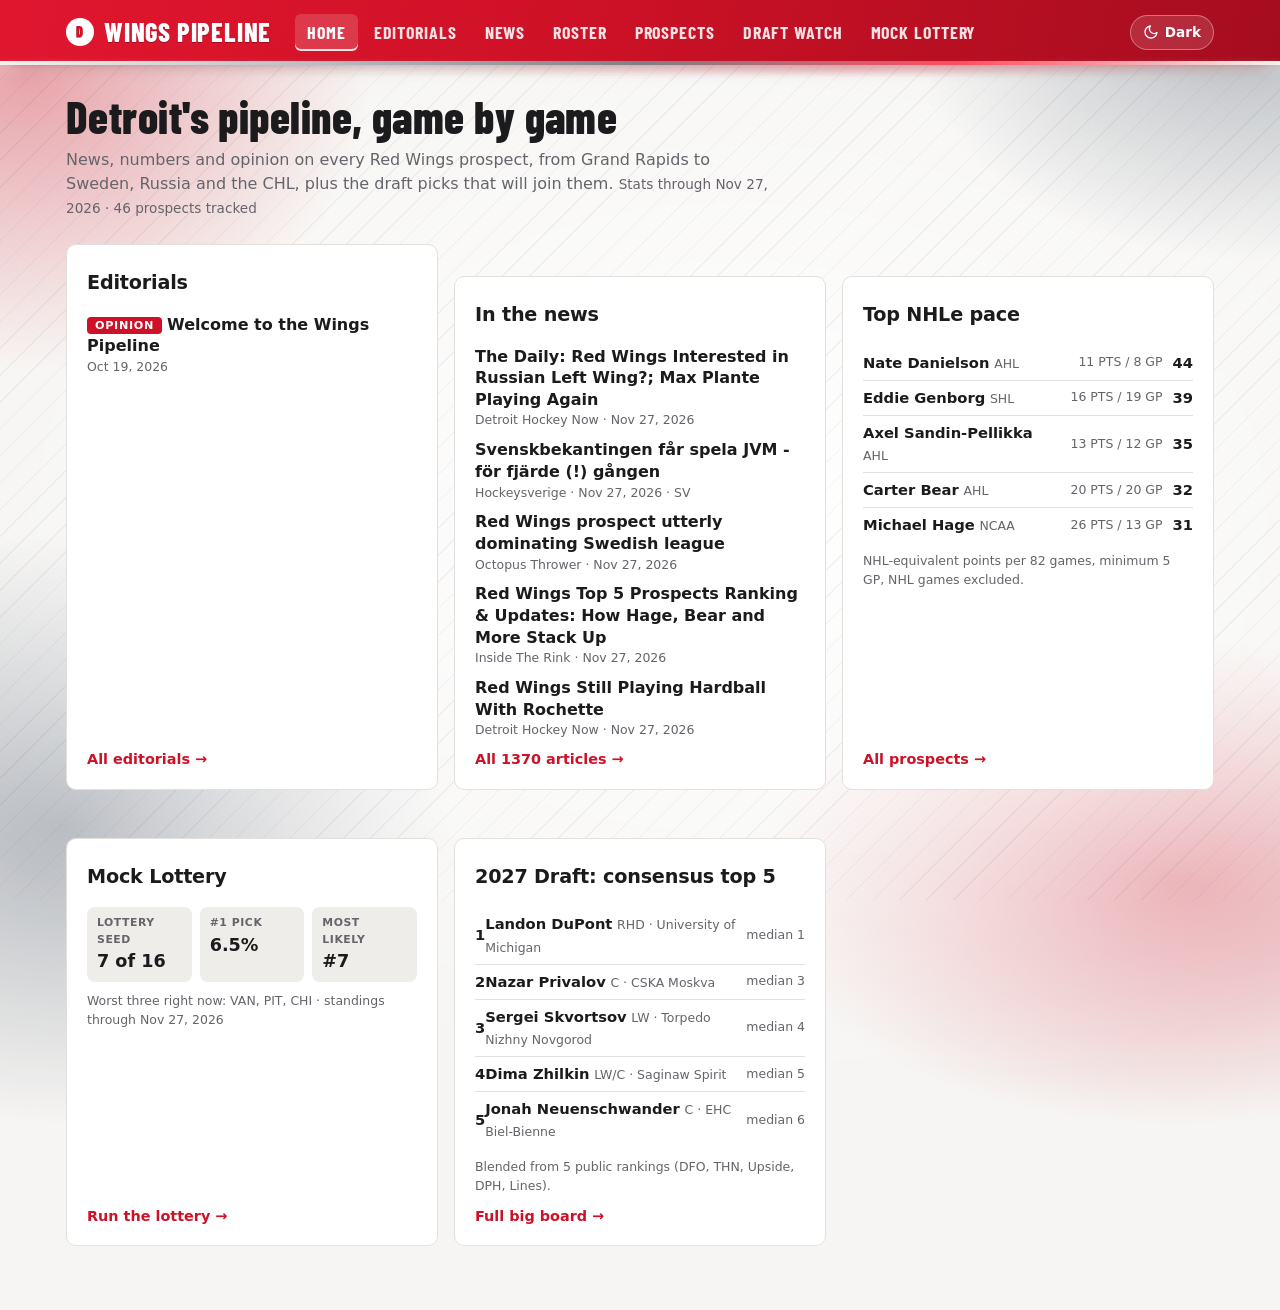
<file: index.html>
<!doctype html>
<html lang="en">
<head>
<meta charset="utf-8">
<meta name="viewport" content="width=device-width, initial-scale=1">
<title>Wings Pipeline · Detroit Red Wings prospects</title>
<meta name="description" content="Detroit Red Wings prospect news, NHL-equivalent stats, draft watch and a mock NHL draft lottery.">
<link rel="stylesheet" href="assets/style.css">
<script>
  // Apply the saved light/dark choice (or the system setting) before the page paints.
  (function () {
    var saved = null;
    try { saved = localStorage.getItem("theme"); } catch (e) {}
    document.documentElement.dataset.theme = saved || (matchMedia("(prefers-color-scheme: dark)").matches ? "dark" : "light");
  })();
</script>
</head>
<body data-page="home">
<main>
<section class="hero">
  <h1>Detroit's pipeline, game by game</h1>
  <p class="lede">News, numbers and opinion on every Red Wings prospect, from Grand Rapids to Sweden, Russia and the CHL, plus the draft picks that will join them. <span class="updated" id="home-updated"></span></p>
</section>
<div class="home-grid" id="home-cards"></div>
</main>
<script src="assets/app.js"></script>
</body>
</html>
</file>
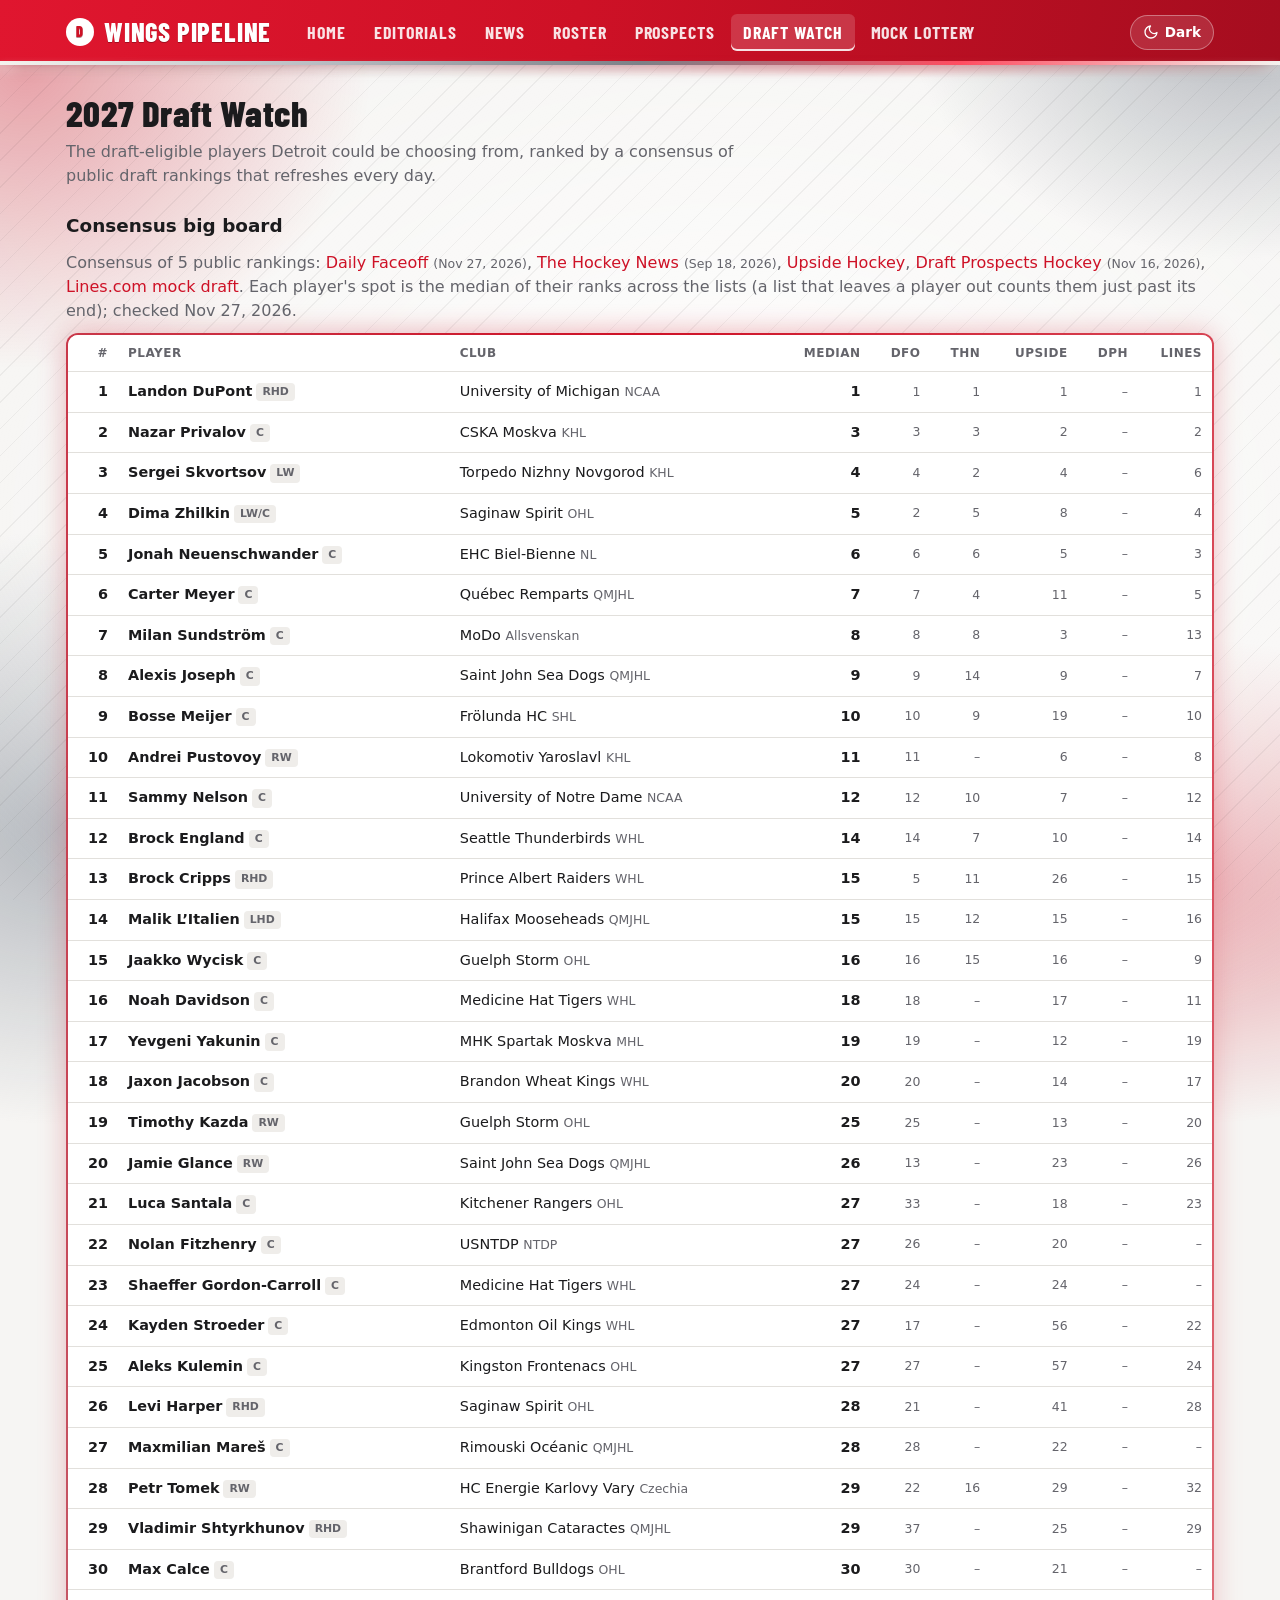
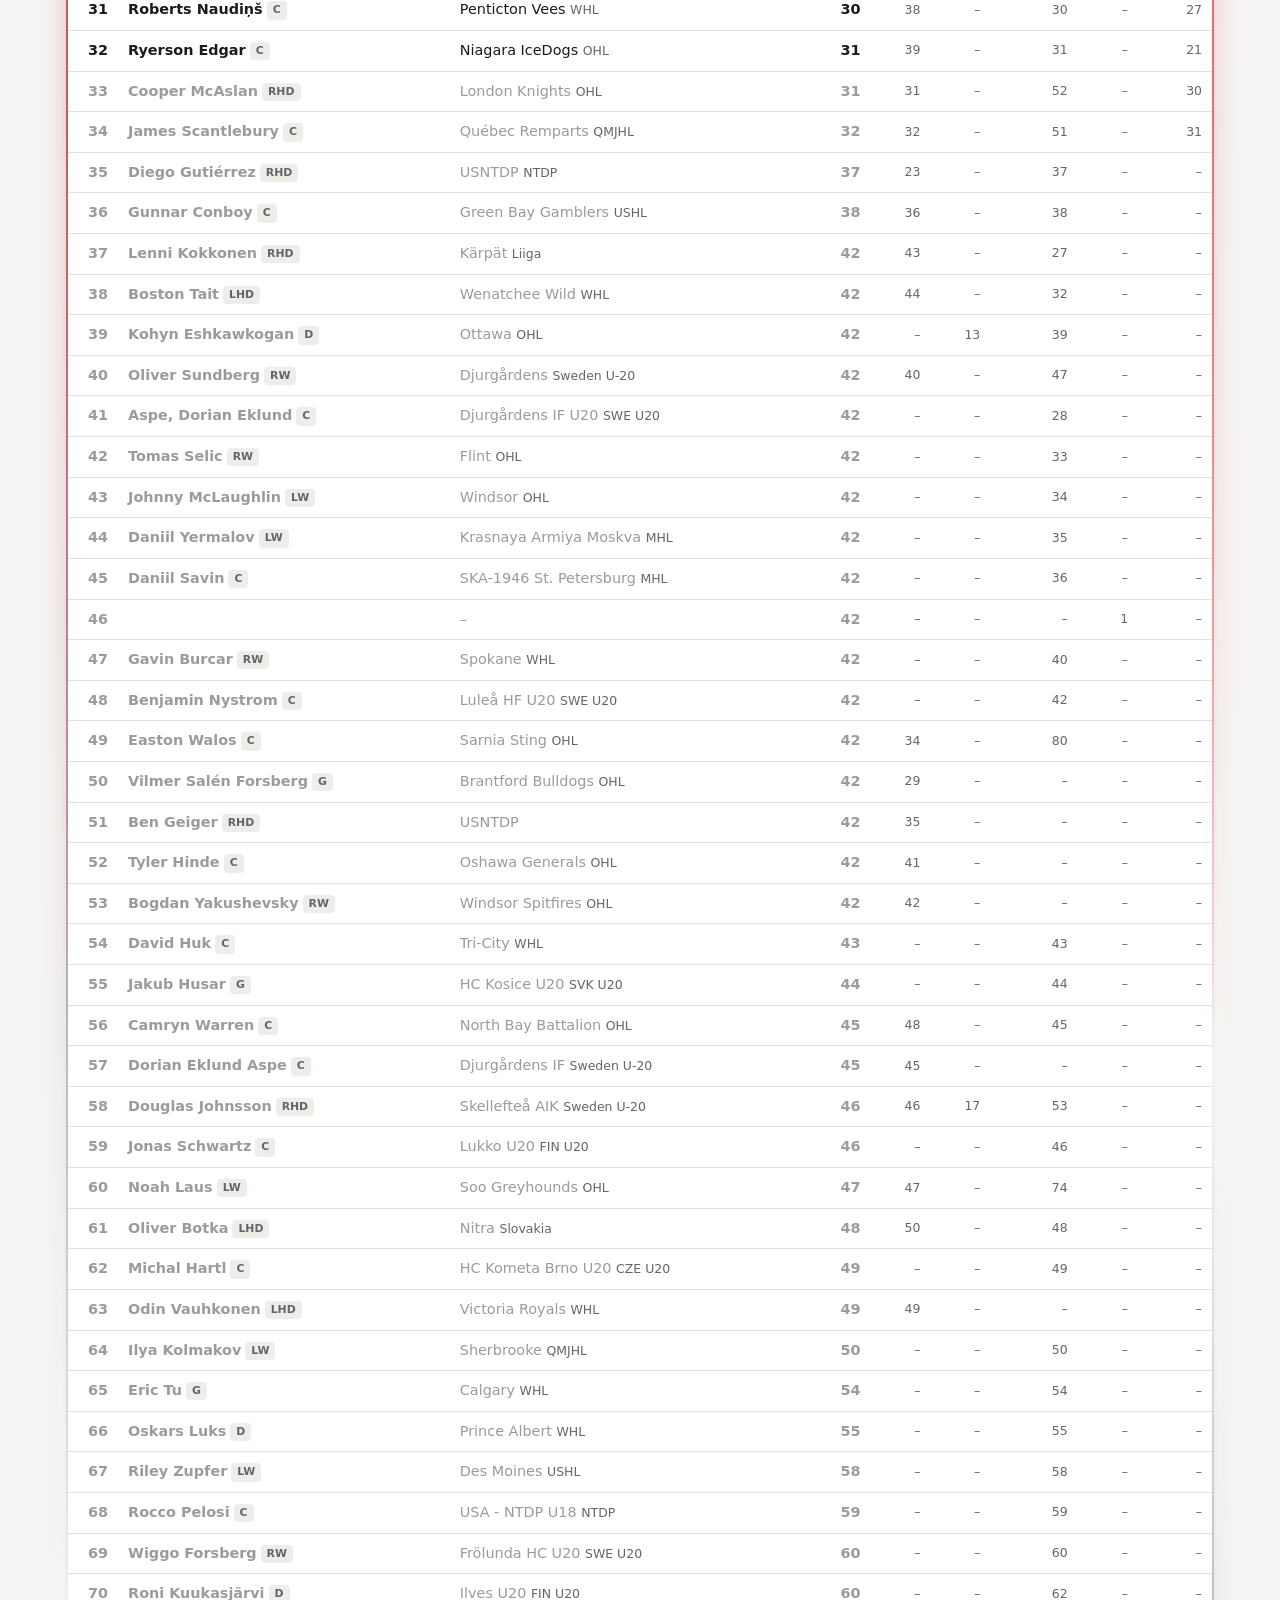
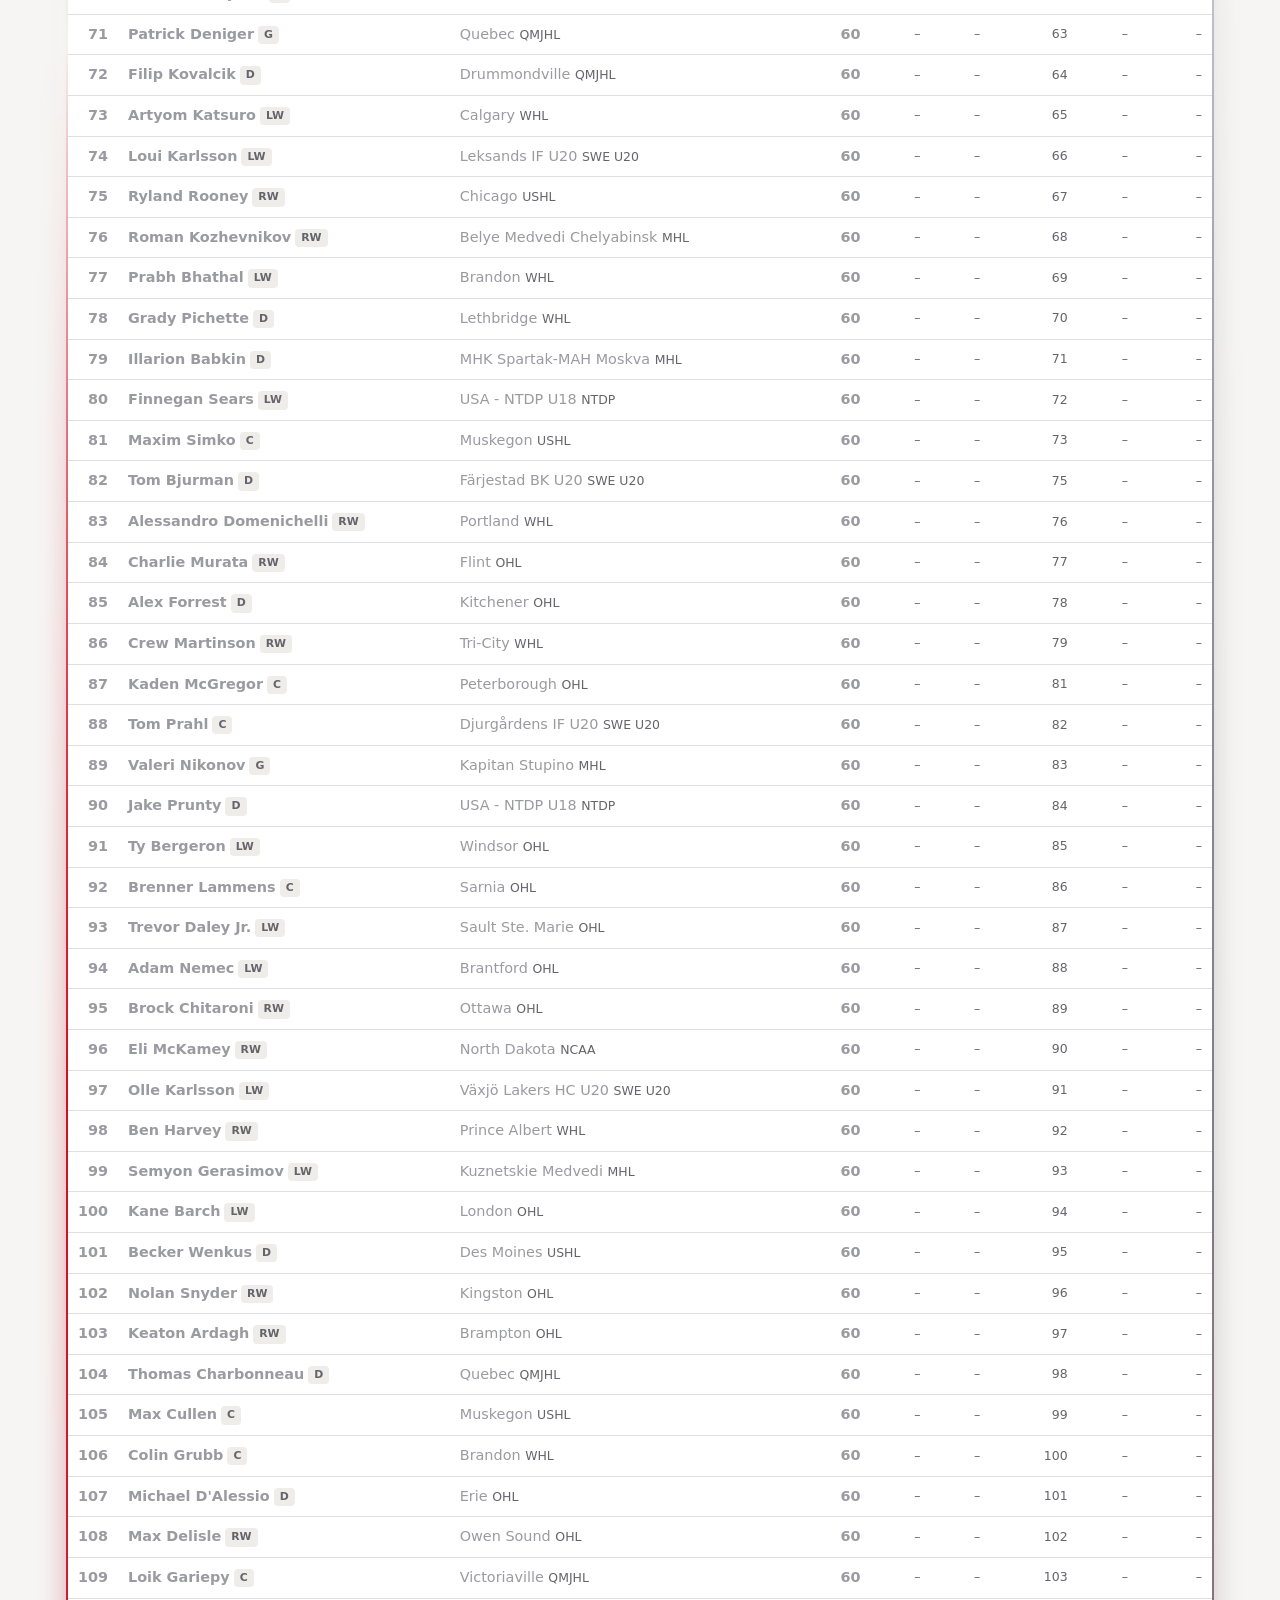
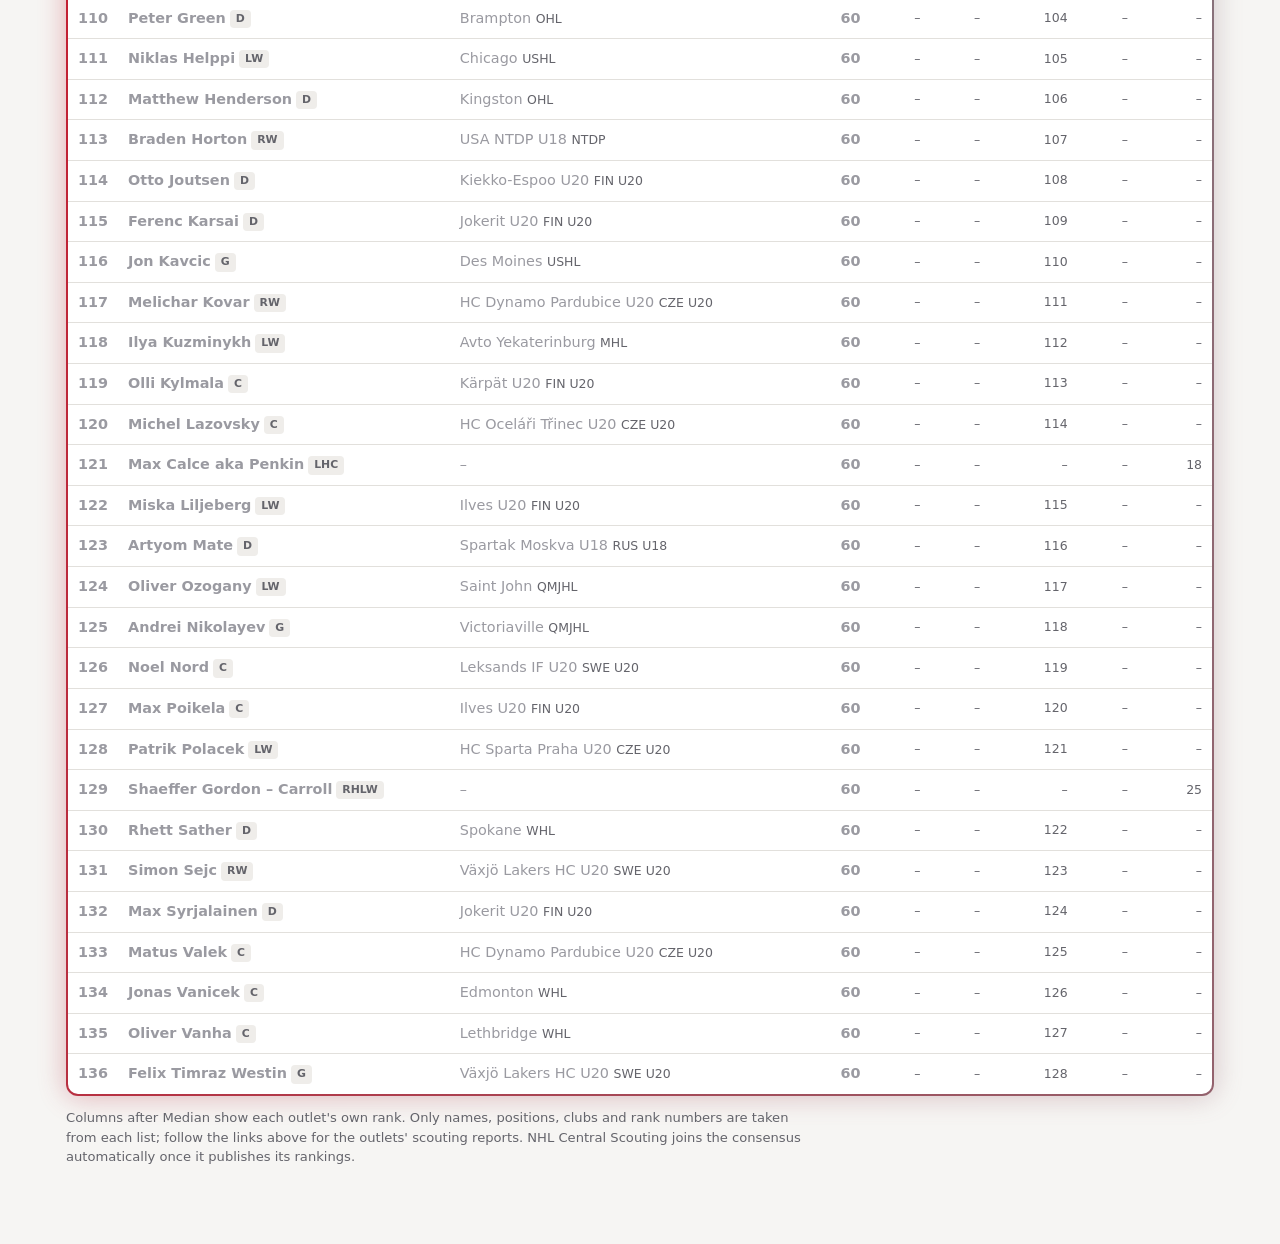
<file: draft.html>
<!doctype html>
<html lang="en">
<head>
<meta charset="utf-8">
<meta name="viewport" content="width=device-width, initial-scale=1">
<title>Draft Watch · Wings Pipeline</title>
<meta name="description" content="Game-by-game news, analysis and NHL-equivalent stats for Detroit Red Wings prospects and draft targets.">
<link rel="stylesheet" href="assets/style.css">
<script>
  // Apply the saved light/dark choice (or the system setting) before the page paints.
  (function () {
    var saved = null;
    try { saved = localStorage.getItem("theme"); } catch (e) {}
    document.documentElement.dataset.theme = saved || (matchMedia("(prefers-color-scheme: dark)").matches ? "dark" : "light");
  })();
</script>

</head>
<body data-page="draft">
<main>
<h1><span id="draft-year"></span> Draft Watch</h1>
<p class="lede">The draft-eligible players Detroit could be choosing from, ranked by a consensus of public draft rankings that refreshes every day.</p>
<section><h2 class="section">Consensus big board</h2><p class="result-note" id="board-note"></p><div id="board"></div></section>
<section id="watch-section" hidden><h2 class="section">Our watchlist</h2><div id="watch"></div></section>
<section id="css-section" hidden><h2 class="section">NHL Central Scouting rankings</h2><div id="css"></div></section>
<p class="footnote">Columns after Median show each outlet's own rank. Only names, positions, clubs and rank numbers are taken from each list; follow the links above for the outlets' scouting reports. NHL Central Scouting joins the consensus automatically once it publishes its rankings.</p>
</main>
<script src="assets/app.js"></script>
</body>
</html>
</file>
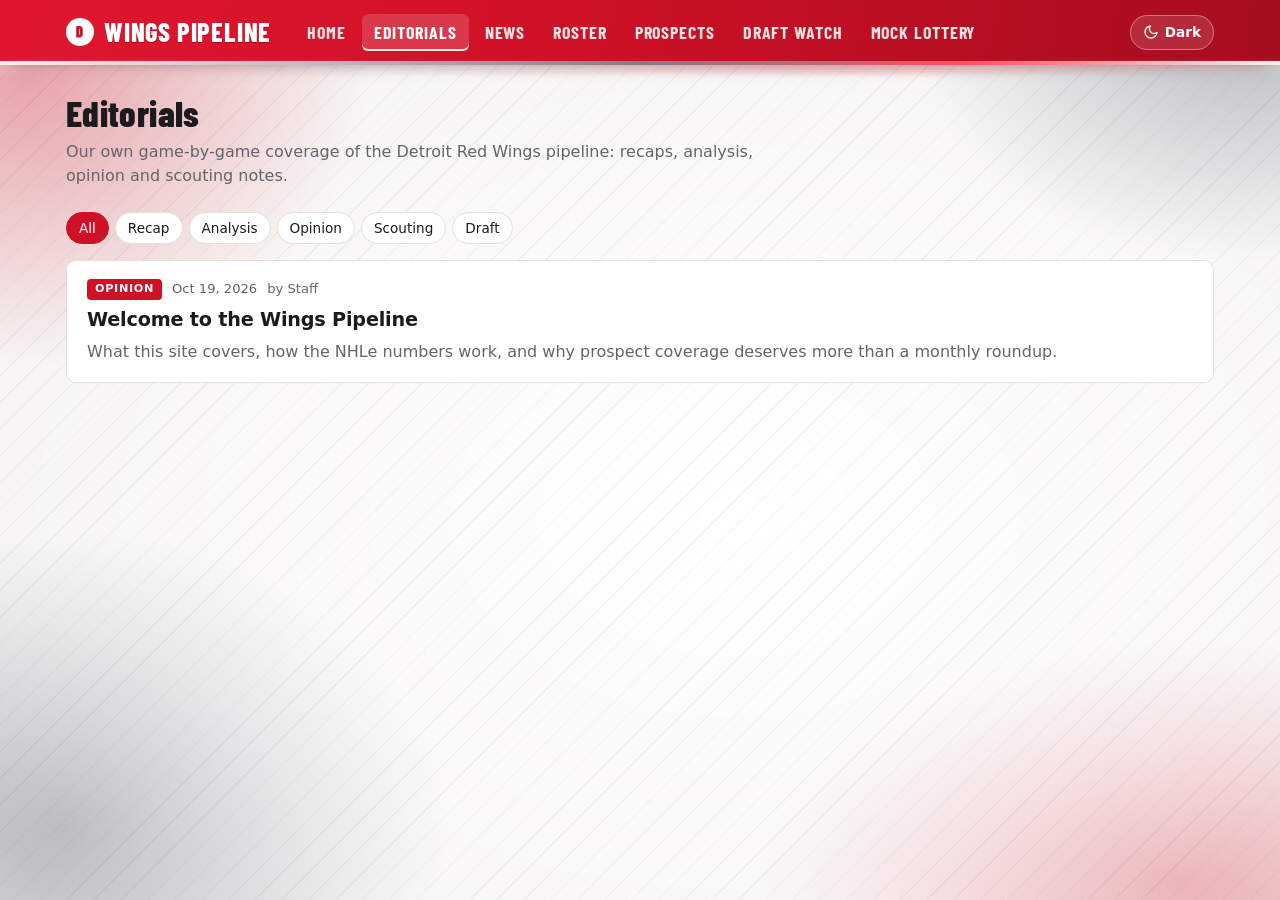
<file: editorials.html>
<!doctype html>
<html lang="en">
<head>
<meta charset="utf-8">
<meta name="viewport" content="width=device-width, initial-scale=1">
<title>Editorials · Wings Pipeline</title>
<meta name="description" content="Original game-by-game recaps, analysis, opinion and scouting notes on Detroit Red Wings prospects.">
<link rel="stylesheet" href="assets/style.css">
<script>
  // Apply the saved light/dark choice (or the system setting) before the page paints.
  (function () {
    var saved = null;
    try { saved = localStorage.getItem("theme"); } catch (e) {}
    document.documentElement.dataset.theme = saved || (matchMedia("(prefers-color-scheme: dark)").matches ? "dark" : "light");
  })();
</script>
</head>
<body data-page="editorials">
<main>
<h1>Editorials</h1>
<p class="lede">Our own game-by-game coverage of the Detroit Red Wings pipeline: recaps, analysis, opinion and scouting notes.</p>
<div class="controls"><div class="chips" id="type-chips"></div></div>
<div class="feed" id="feed"></div>
</main>
<script src="assets/app.js"></script>
</body>
</html>
</file>
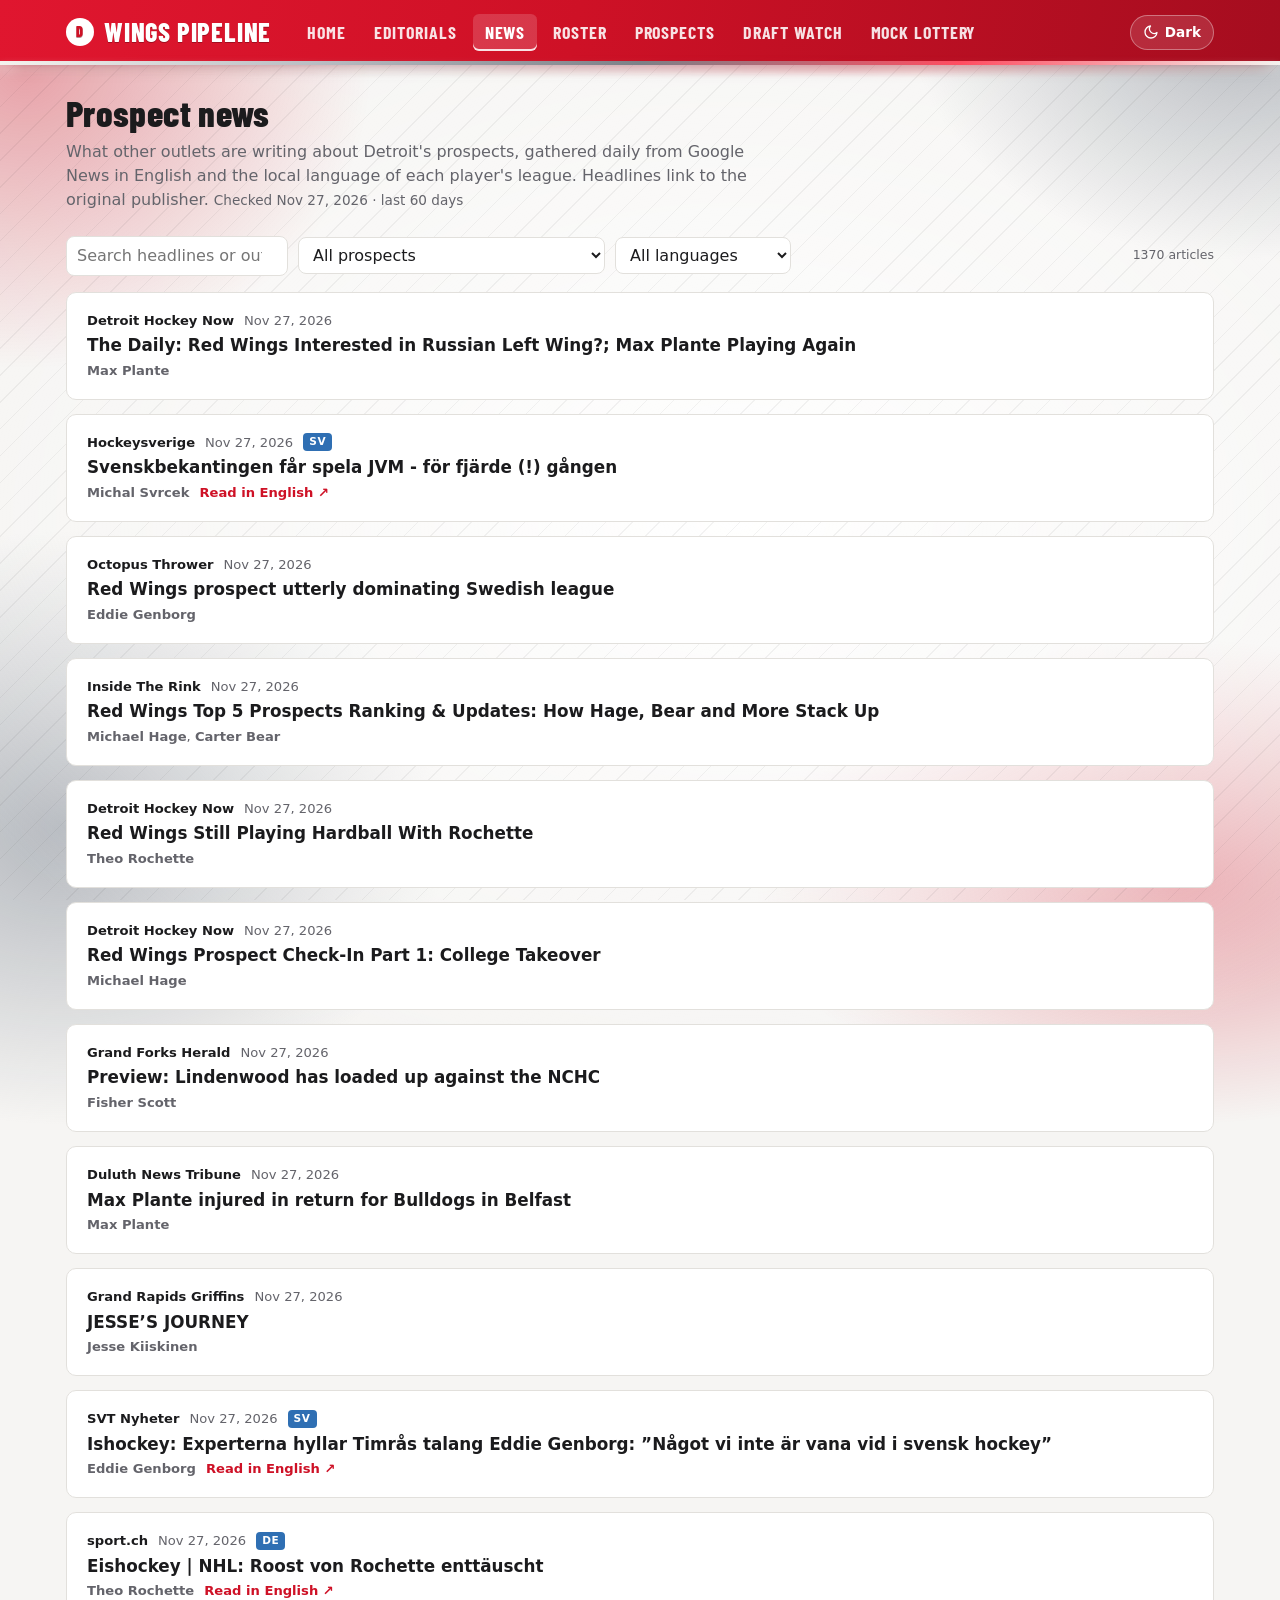
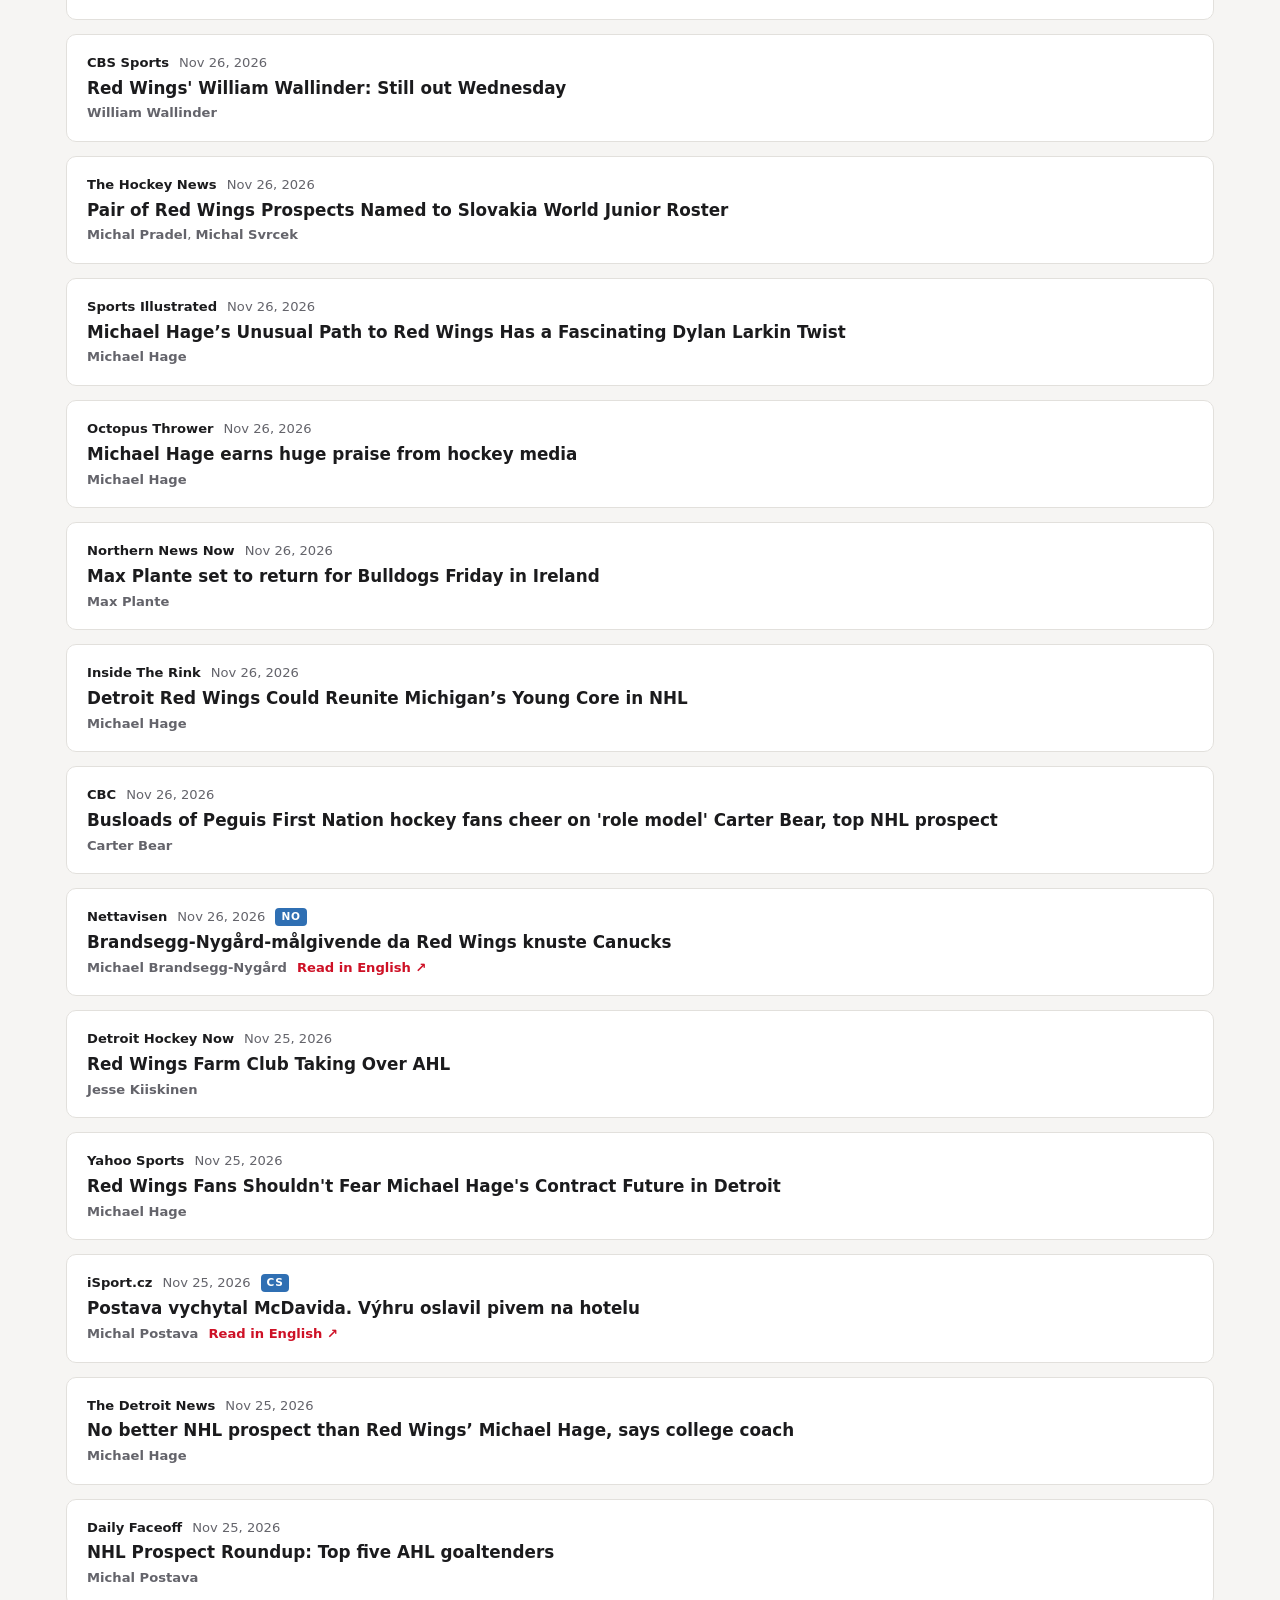
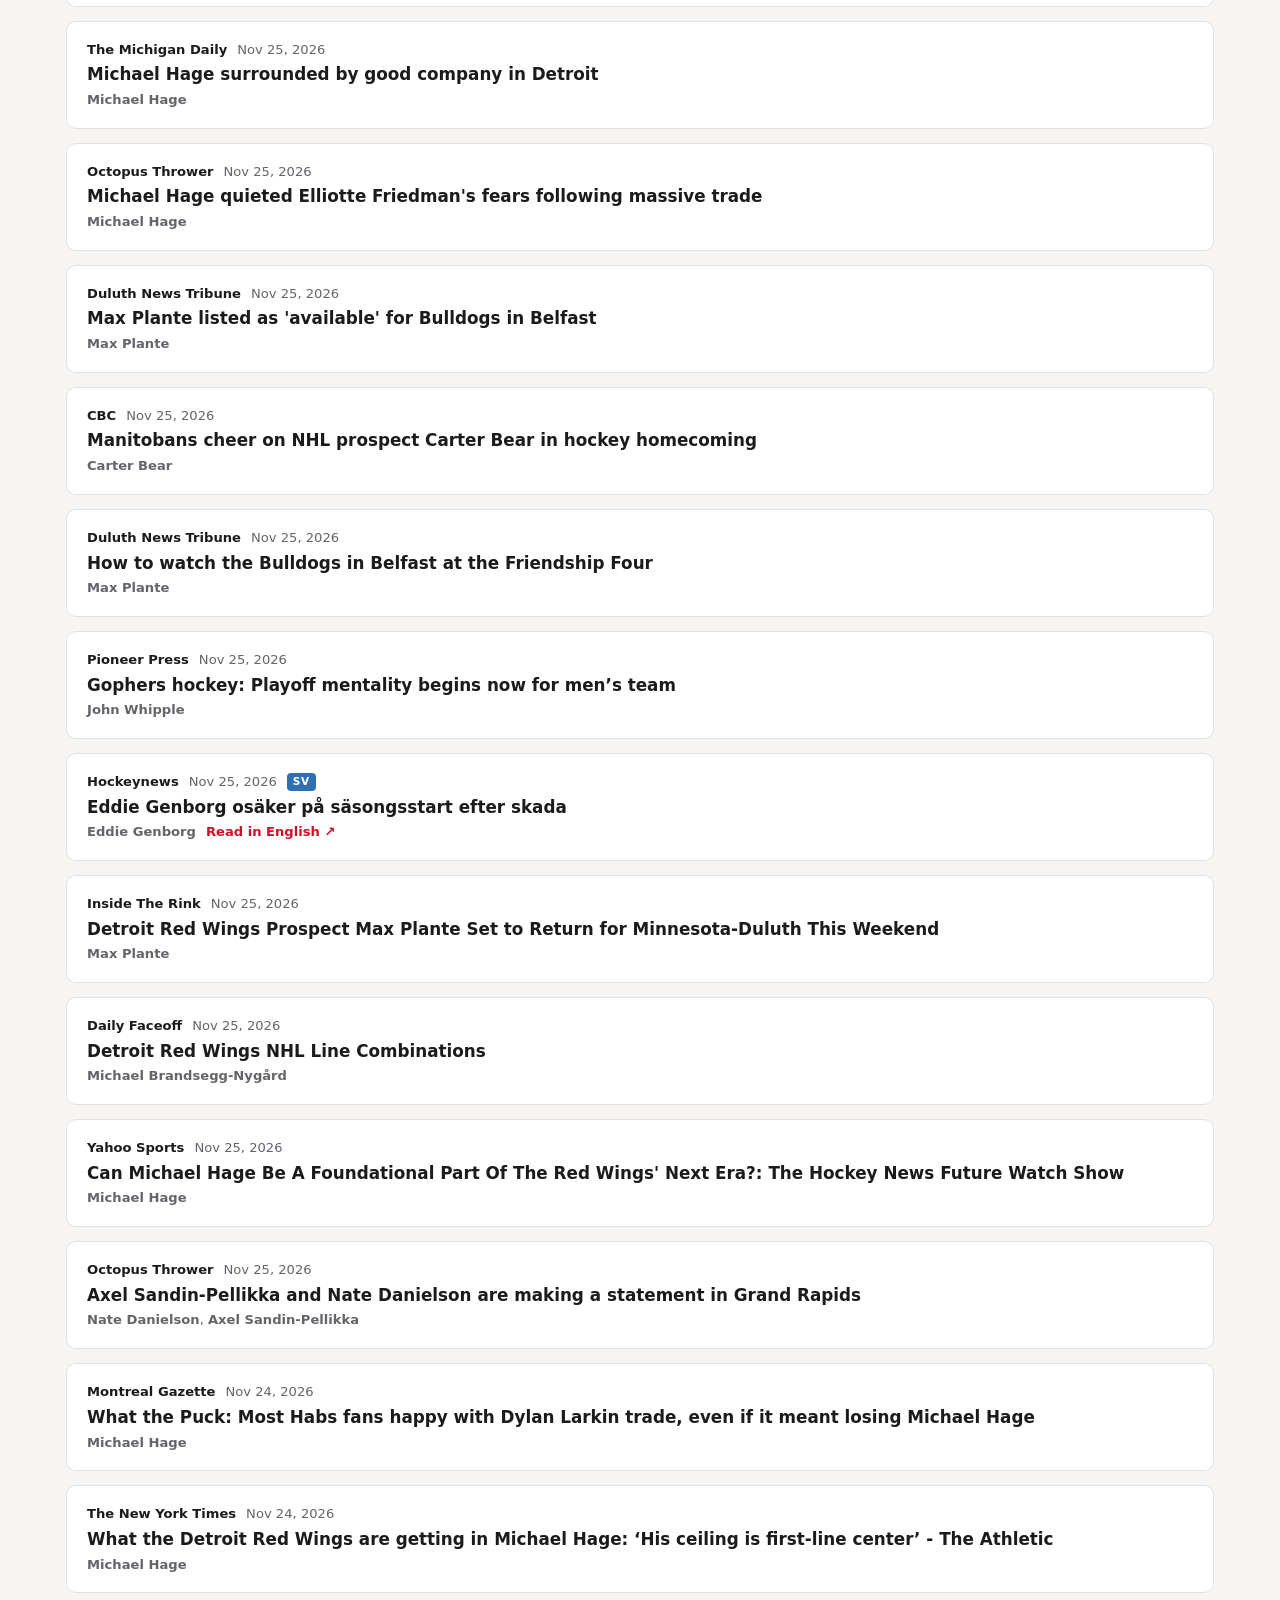
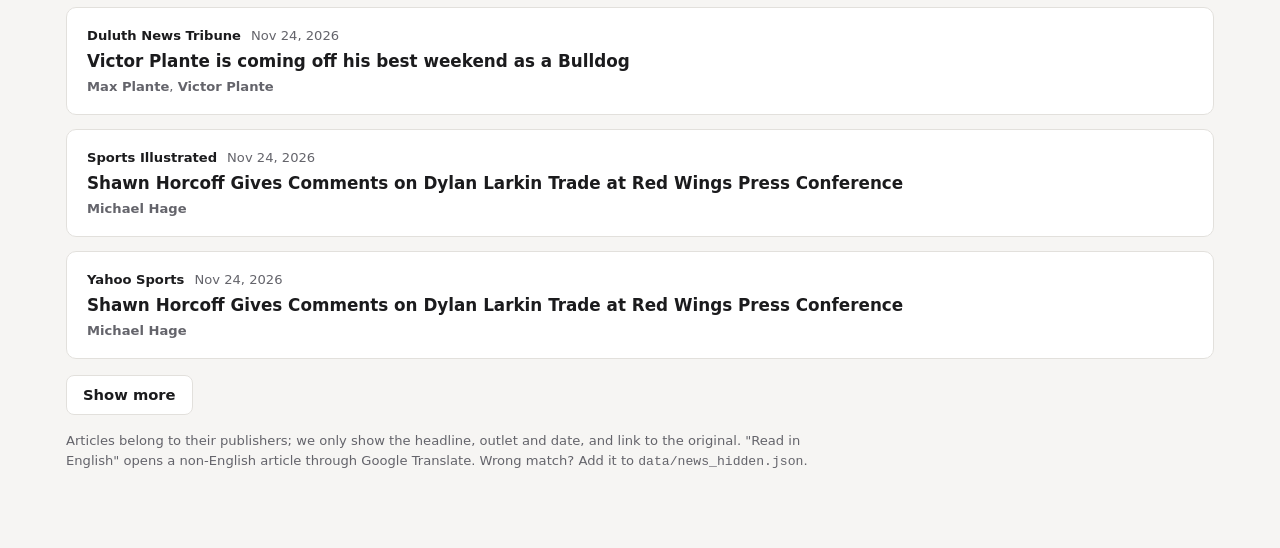
<file: news.html>
<!doctype html>
<html lang="en">
<head>
<meta charset="utf-8">
<meta name="viewport" content="width=device-width, initial-scale=1">
<title>News · Wings Pipeline</title>
<meta name="description" content="Articles from around the hockey world about Detroit Red Wings prospects, in English and other languages.">
<link rel="stylesheet" href="assets/style.css">
<script>
  // Apply the saved light/dark choice (or the system setting) before the page paints.
  (function () {
    var saved = null;
    try { saved = localStorage.getItem("theme"); } catch (e) {}
    document.documentElement.dataset.theme = saved || (matchMedia("(prefers-color-scheme: dark)").matches ? "dark" : "light");
  })();
</script>
</head>
<body data-page="news">
<main>
<h1>Prospect news</h1>
<p class="lede">What other outlets are writing about Detroit's prospects, gathered daily from Google News in English and the local language of each player's league. Headlines link to the original publisher. <span class="updated" id="updated"></span></p>
<div class="controls">
  <input type="search" id="q" placeholder="Search headlines or outlets">
  <select id="player" aria-label="Prospect"></select>
  <select id="lang" aria-label="Language"></select>
  <span class="sub" id="news-count"></span>
</div>
<div class="feed" id="news-feed"></div>
<p><button type="button" class="btn" id="more" hidden>Show more</button></p>
<p class="footnote">Articles belong to their publishers; we only show the headline, outlet and date, and link to the original. "Read in English" opens a non-English article through Google Translate. Wrong match? Add it to <code>data/news_hidden.json</code>.</p>
</main>
<script src="assets/app.js"></script>
</body>
</html>
</file>
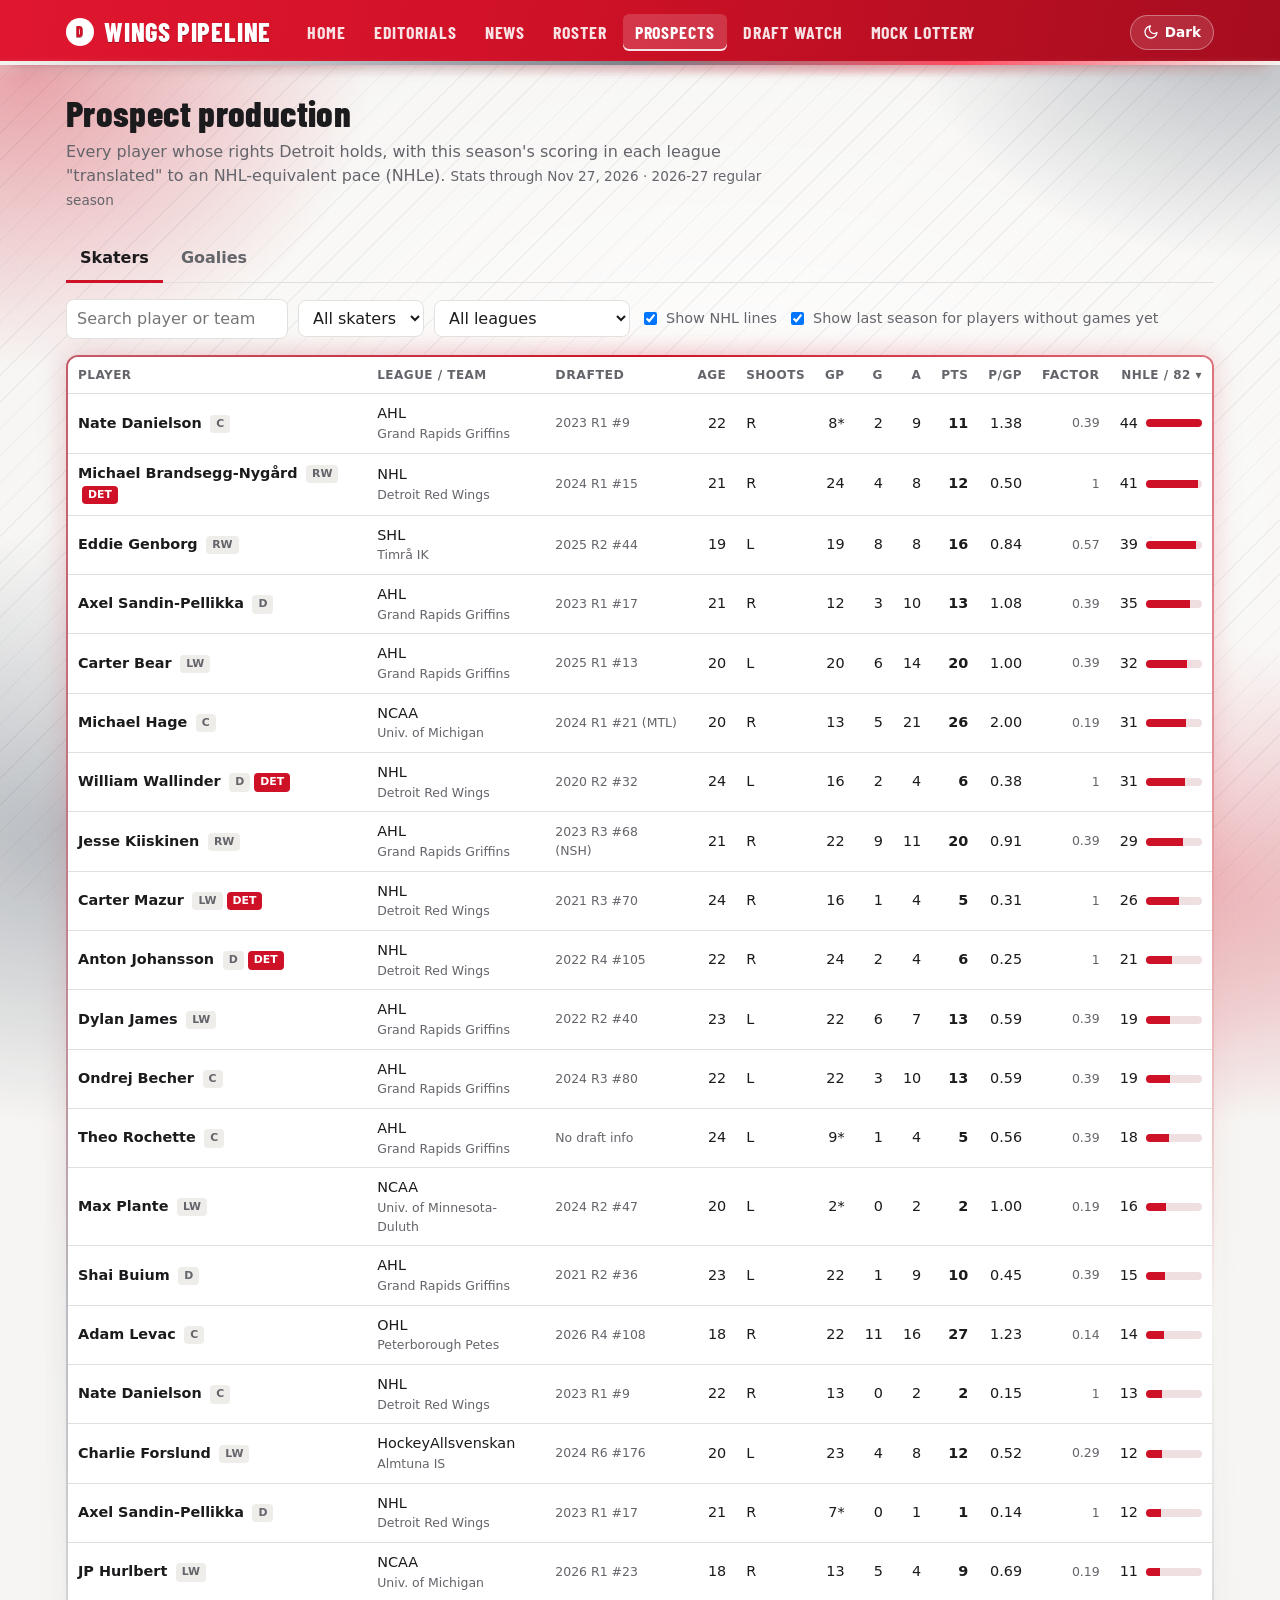
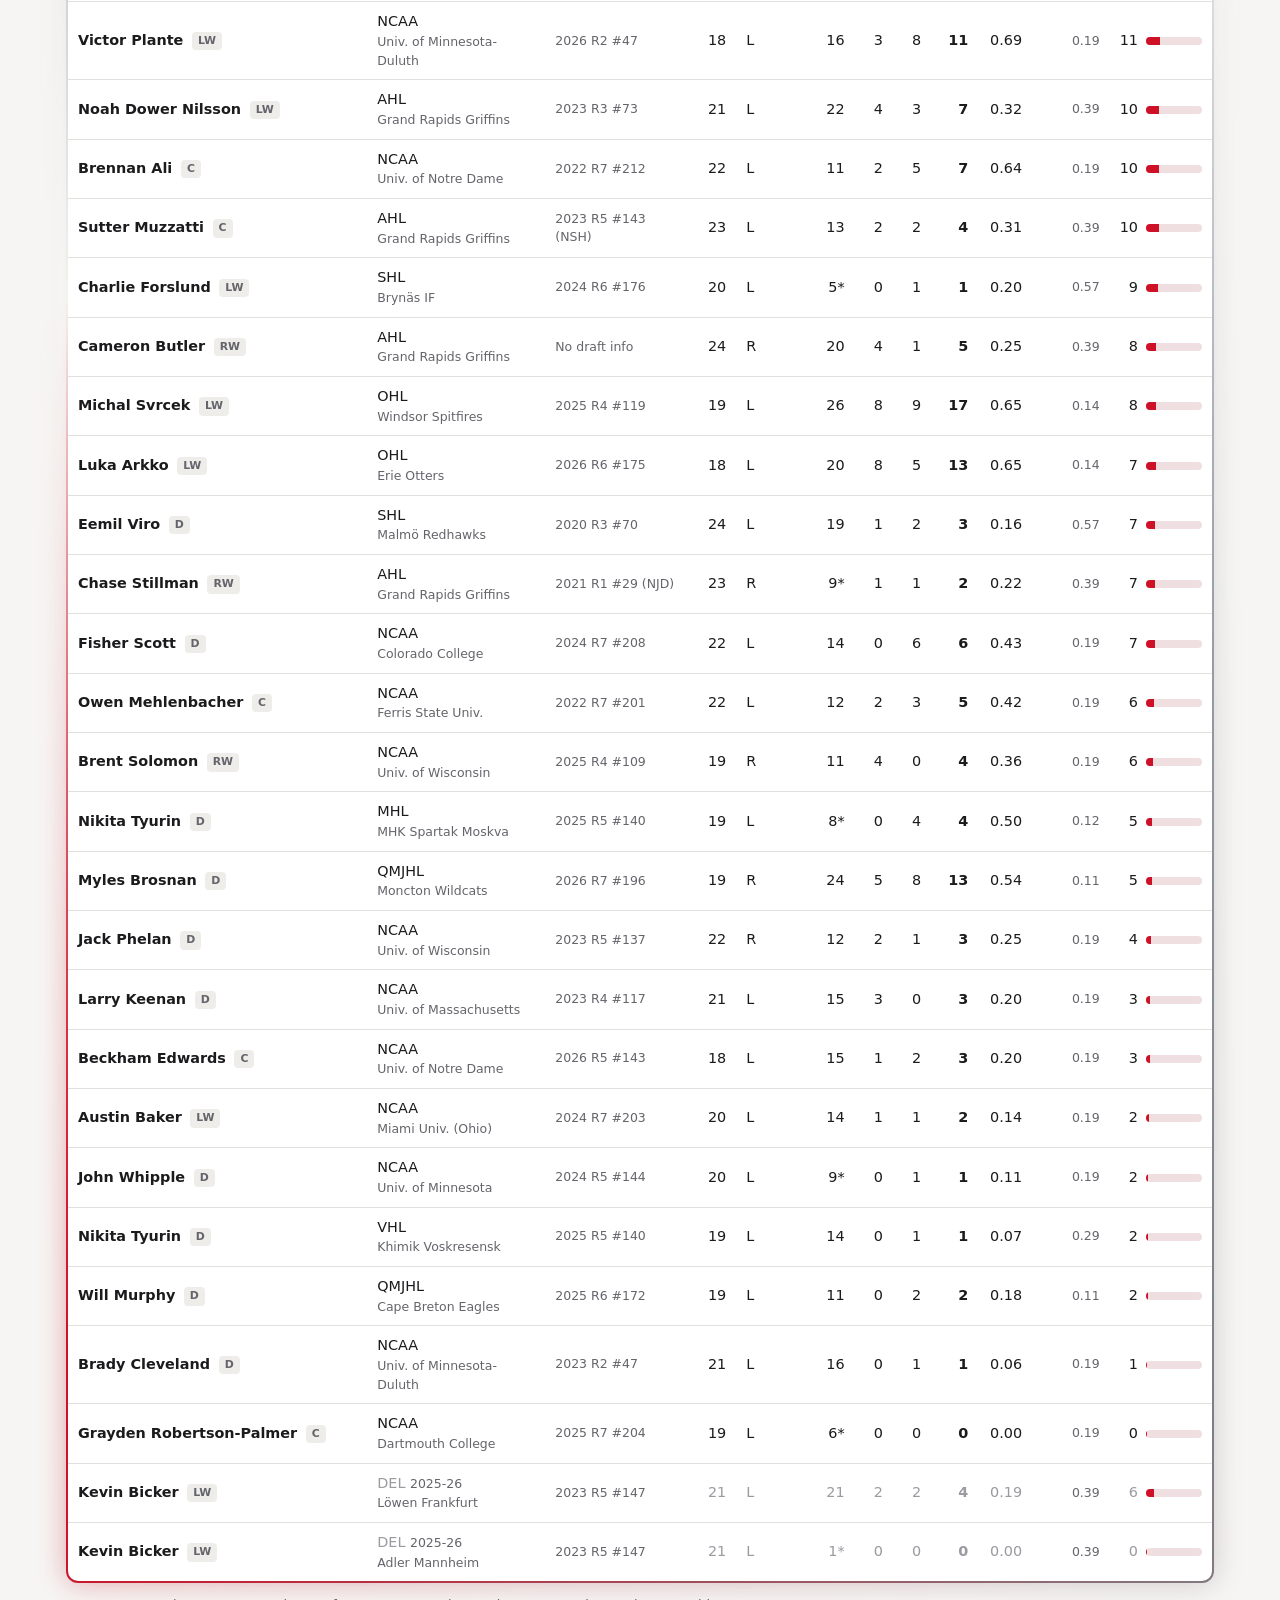
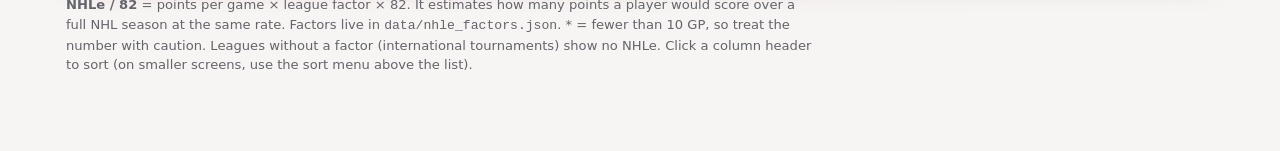
<file: prospects.html>
<!doctype html>
<html lang="en">
<head>
<meta charset="utf-8">
<meta name="viewport" content="width=device-width, initial-scale=1">
<title>Prospects · Wings Pipeline</title>
<meta name="description" content="Game-by-game news, analysis and NHL-equivalent stats for Detroit Red Wings prospects and draft targets.">
<link rel="stylesheet" href="assets/style.css">
<script>
  // Apply the saved light/dark choice (or the system setting) before the page paints.
  (function () {
    var saved = null;
    try { saved = localStorage.getItem("theme"); } catch (e) {}
    document.documentElement.dataset.theme = saved || (matchMedia("(prefers-color-scheme: dark)").matches ? "dark" : "light");
  })();
</script>

</head>
<body data-page="prospects">
<main>
<h1>Prospect production</h1>
<p class="lede">Every player whose rights Detroit holds, with this season's scoring in each league "translated" to an NHL-equivalent pace (NHLe). <span class="updated" id="updated"></span></p>
<div class="tabs"><button class="tab on" data-tab="skaters">Skaters</button><button class="tab" data-tab="goalies">Goalies</button></div>
<div class="controls">
  <input type="search" id="q" placeholder="Search player or team">
  <select id="pos"><option value="">All skaters</option><option value="F">Forwards</option><option value="D">Defense</option></select>
  <select id="league"></select>
  <span class="card-sort"><select id="sort" aria-label="Sort by"></select><button type="button" class="chip" id="sort-dir"></button></span>
  <label><input type="checkbox" id="show-nhl" checked> Show NHL lines</label>
  <label><input type="checkbox" id="show-stale" checked> Show last season for players without games yet</label>
</div>
<div class="table-wrap glow-frame"><table class="prospect-table"><thead id="thead"></thead><tbody id="tbody"></tbody></table></div>
<p class="footnote"><b>NHLe / 82</b> = points per game × league factor × 82. It estimates how many points a player would score over a full NHL season at the same rate. Factors live in <code>data/nhle_factors.json</code>. * = fewer than 10 GP, so treat the number with caution. Leagues without a factor (international tournaments) show no NHLe. Click a column header to sort (on smaller screens, use the sort menu above the list).</p>
</main>
<script src="assets/app.js"></script>
</body>
</html>
</file>
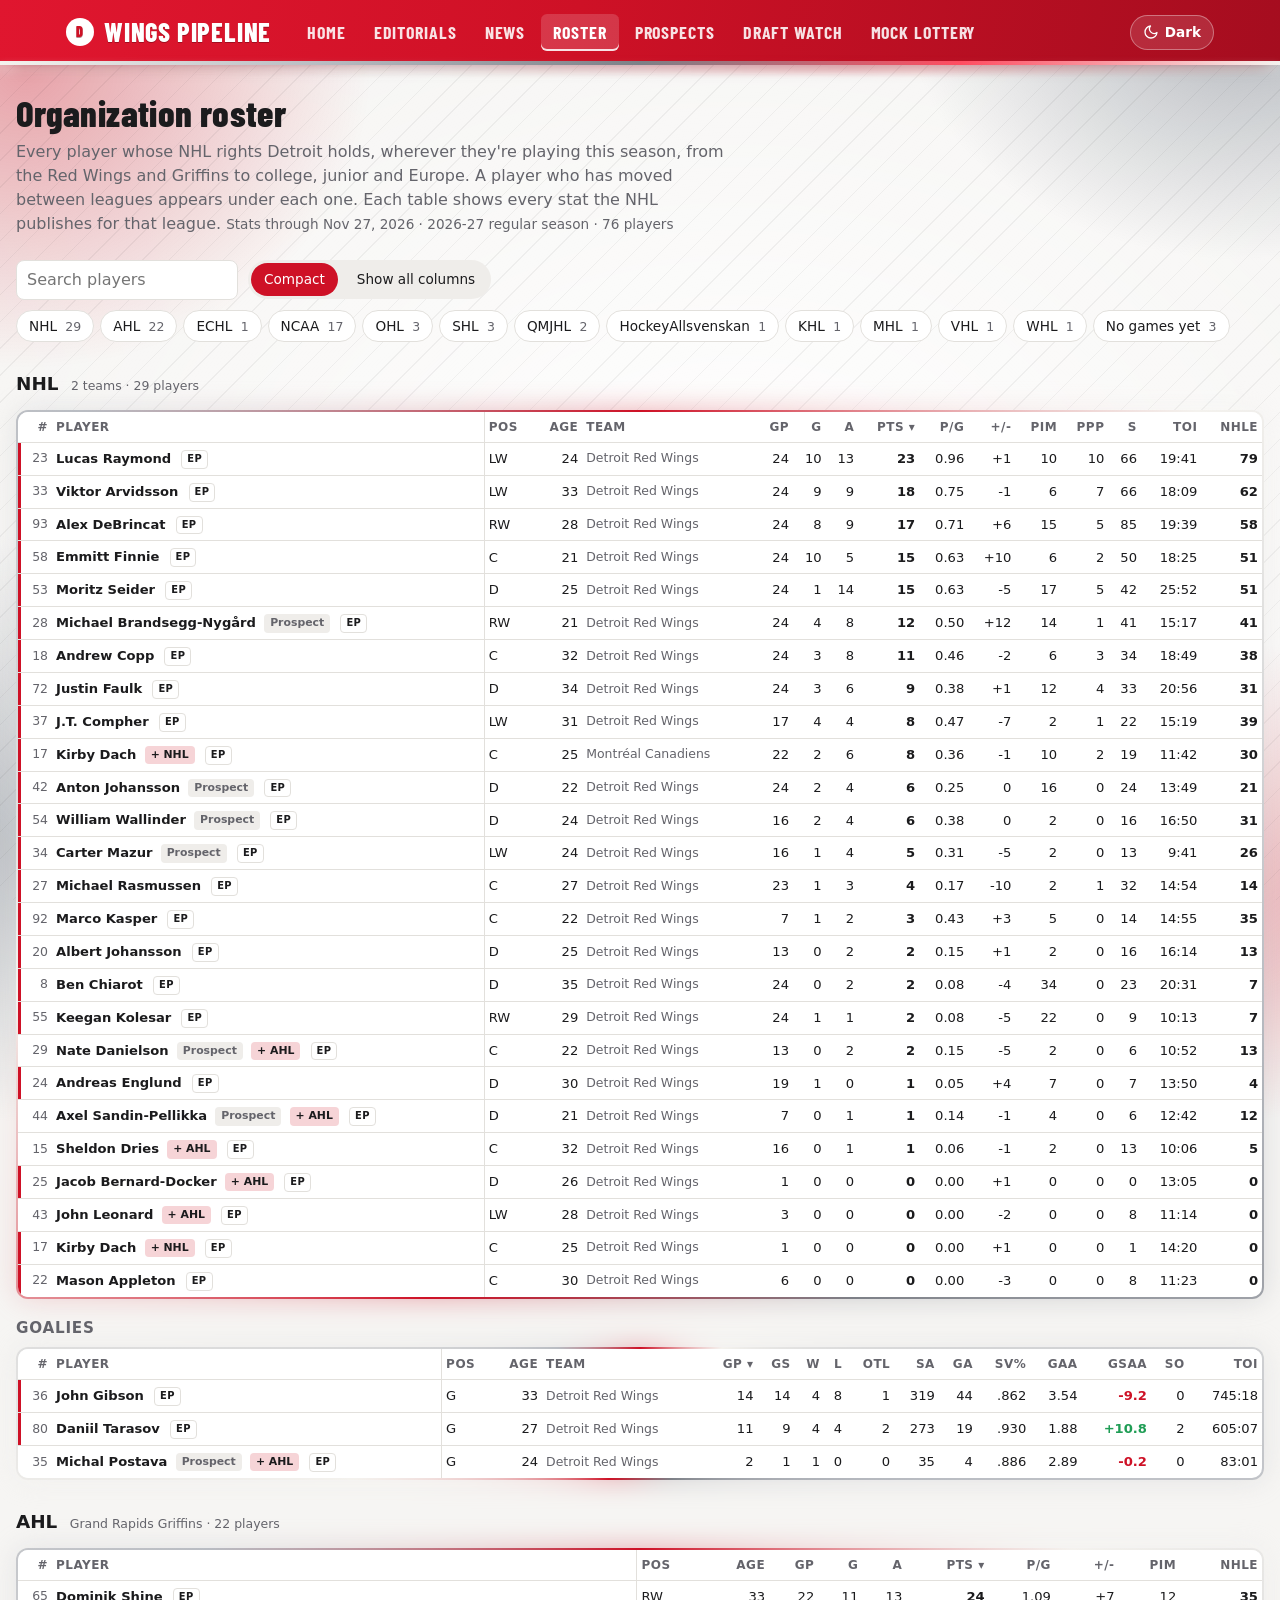
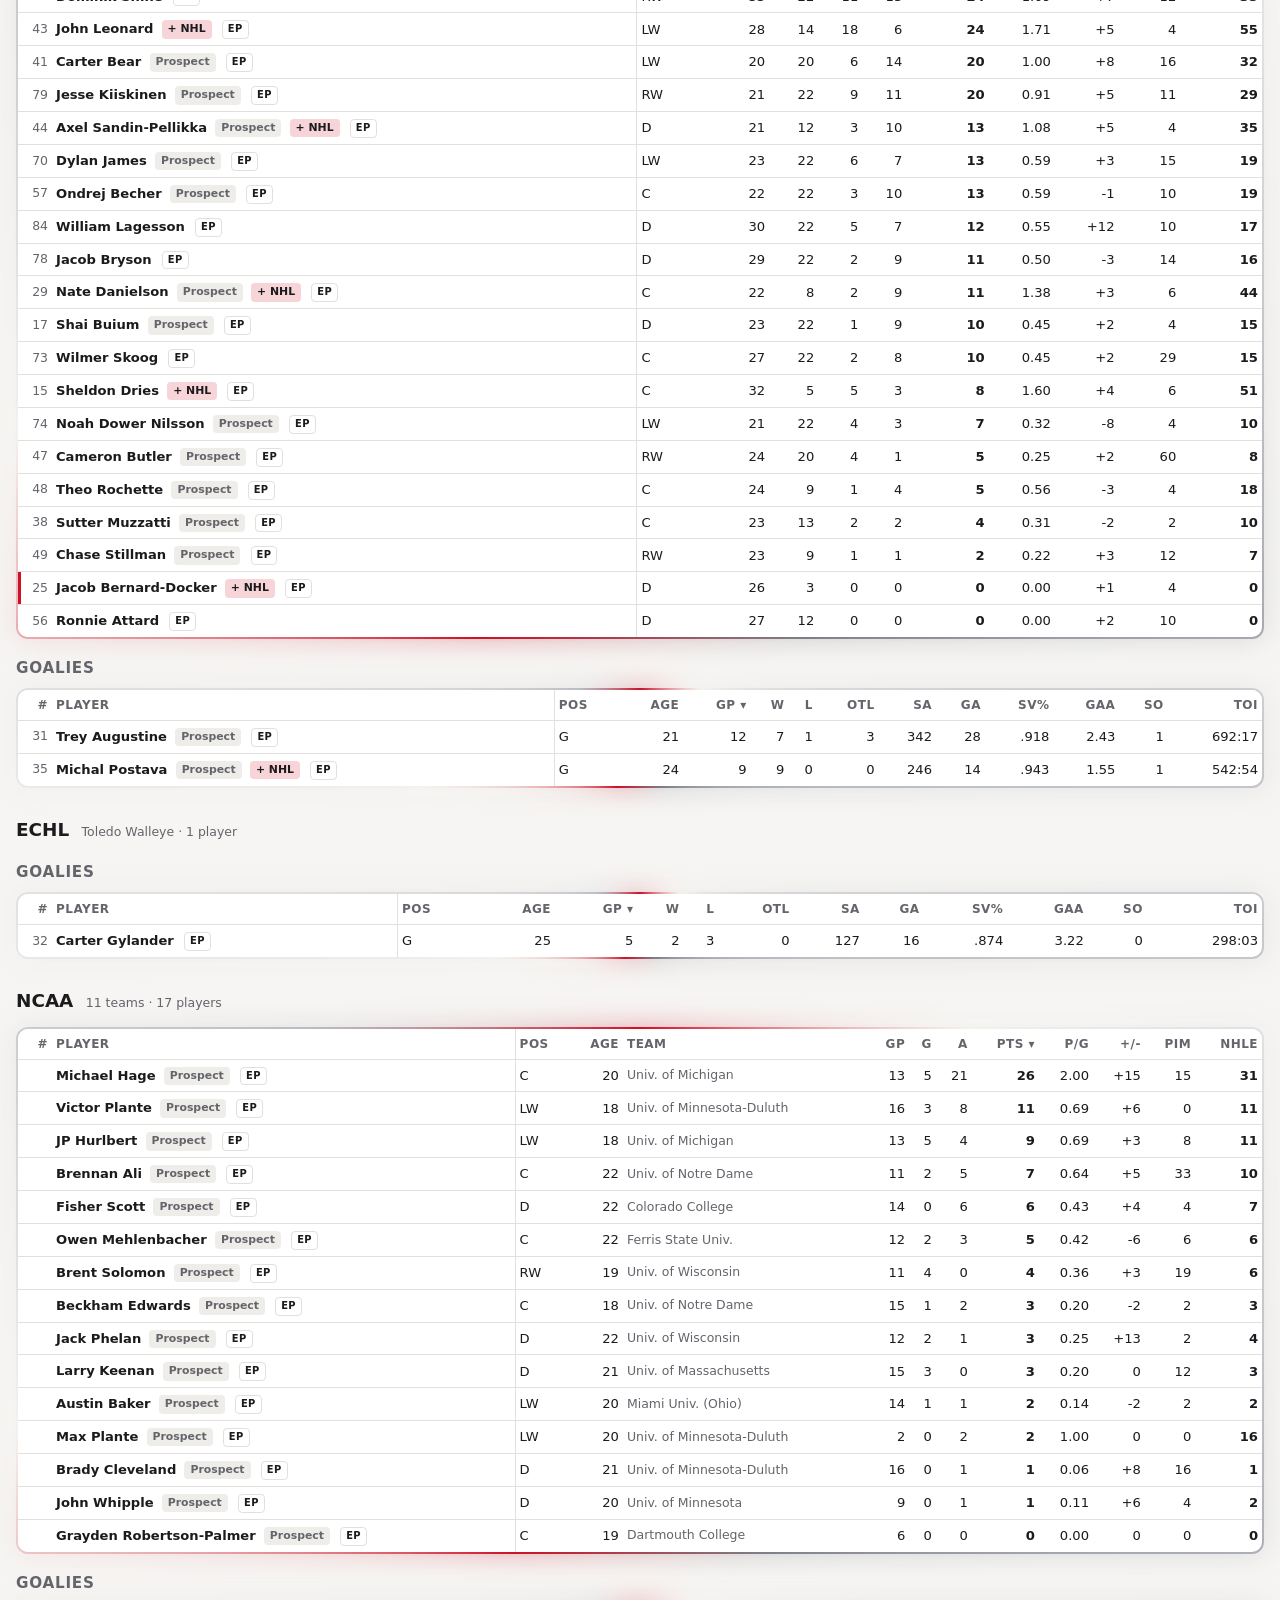
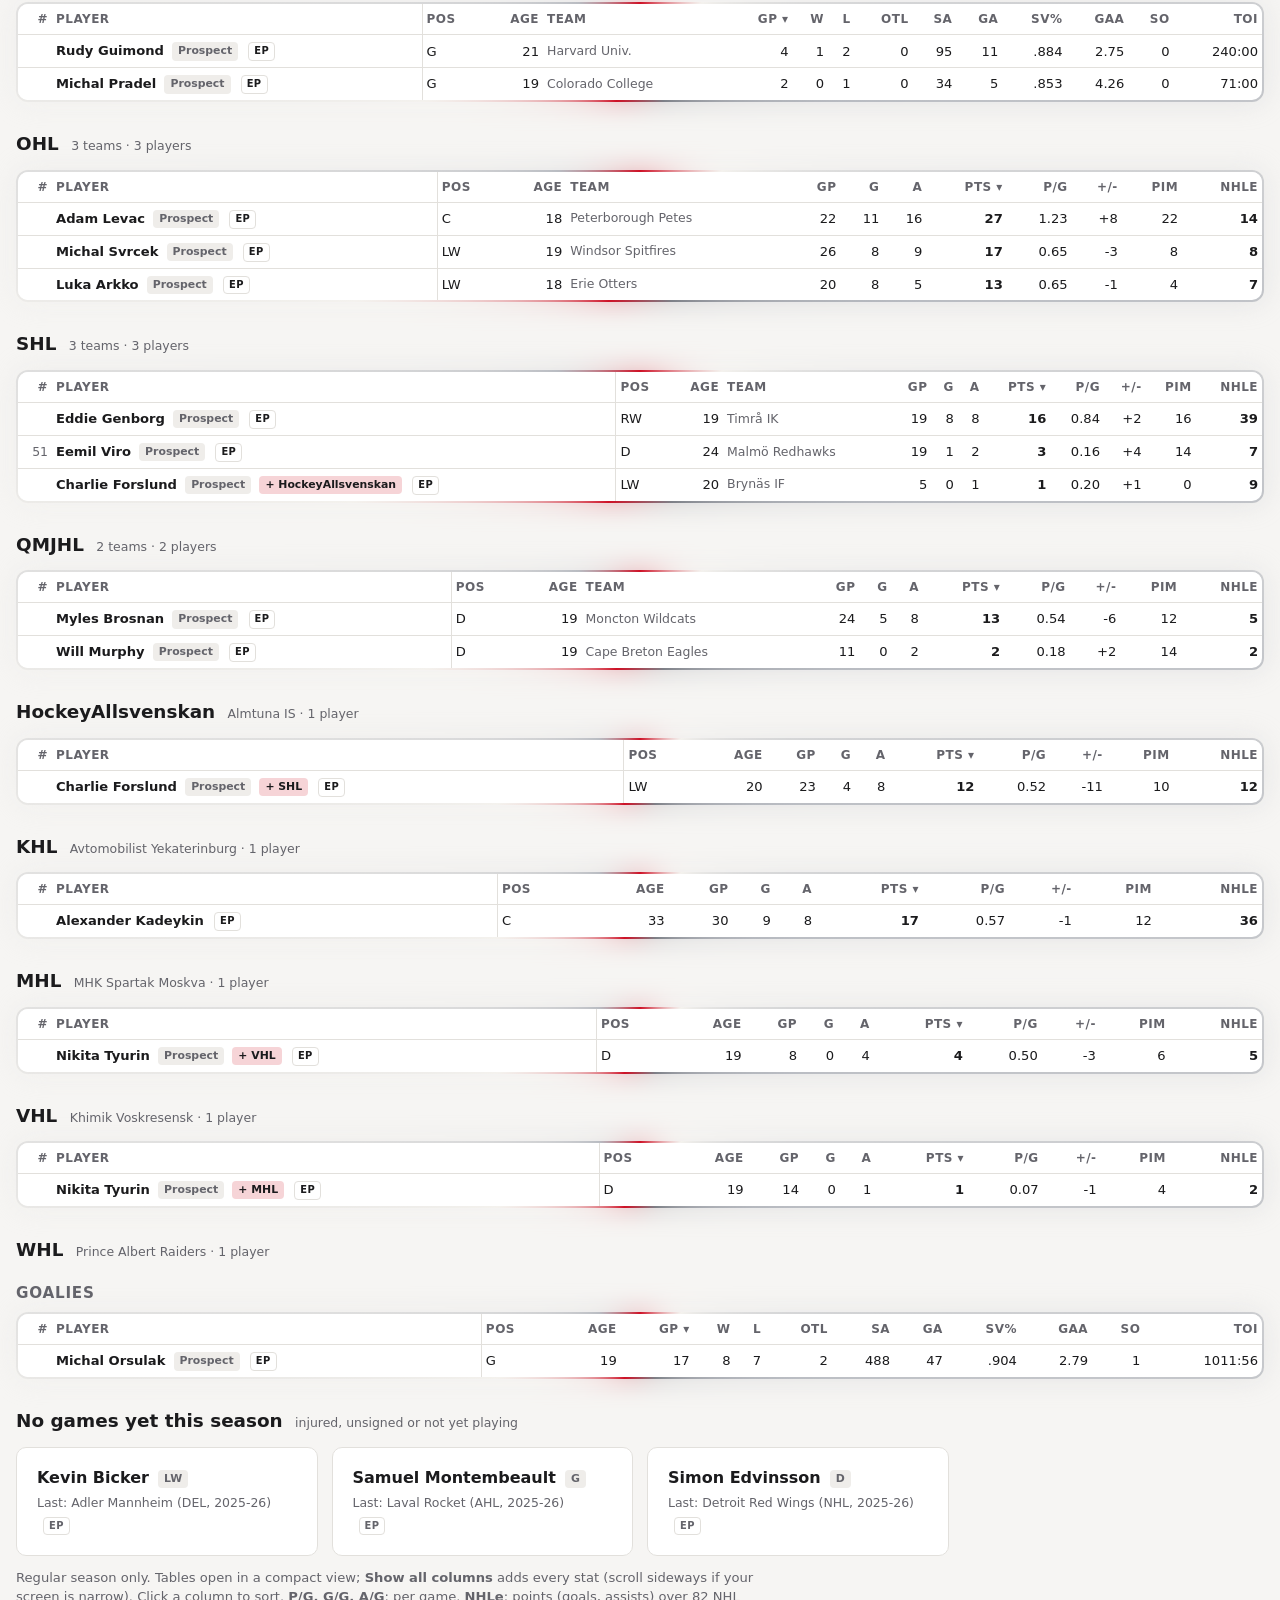
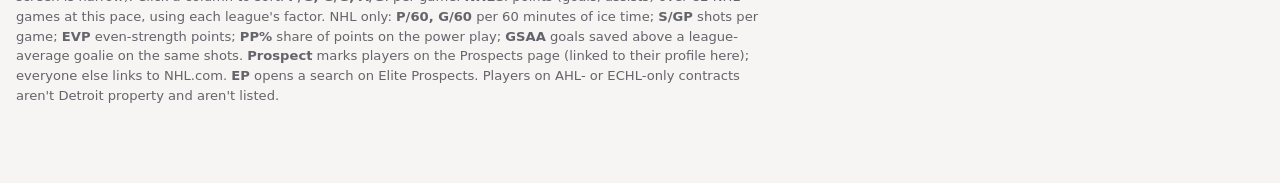
<file: roster.html>
<!doctype html>
<html lang="en">
<head>
<meta charset="utf-8">
<meta name="viewport" content="width=device-width, initial-scale=1">
<title>Roster · Wings Pipeline</title>
<meta name="description" content="Every Detroit Red Wings player and prospect, with full stats for each league they play in this season.">
<link rel="stylesheet" href="assets/style.css">
<script>
  // Apply the saved light/dark choice (or the system setting) before the page paints.
  (function () {
    var saved = null;
    try { saved = localStorage.getItem("theme"); } catch (e) {}
    document.documentElement.dataset.theme = saved || (matchMedia("(prefers-color-scheme: dark)").matches ? "dark" : "light");
  })();
</script>
</head>
<body data-page="roster">
<main>
<h1>Organization roster</h1>
<p class="lede">Every player whose NHL rights Detroit holds, wherever they're playing this season, from the Red Wings and Griffins to college, junior and Europe. A player who has moved between leagues appears under each one. Each table shows every stat the NHL publishes for that league. <span class="updated" id="updated"></span></p>
<div class="controls">
  <input type="search" id="q" placeholder="Search players">
  <div class="chips view-switch" id="stat-view" aria-label="Skater stats view"></div>
  <div class="chips" id="league-chips"></div>
</div>
<div id="roster"></div>
<p class="footnote">Regular season only. Tables open in a compact view; <b>Show all columns</b> adds every stat (scroll sideways if your screen is narrow). Click a column to sort. <b>P/G, G/G, A/G</b>: per game. <b>NHLe</b>: points (goals, assists) over 82 NHL games at this pace, using each league's factor. NHL only: <b>P/60, G/60</b> per 60 minutes of ice time; <b>S/GP</b> shots per game; <b>EVP</b> even-strength points; <b>PP%</b> share of points on the power play; <b>GSAA</b> goals saved above a league-average goalie on the same shots. <b>Prospect</b> marks players on the Prospects page (linked to their profile here); everyone else links to NHL.com. <b>EP</b> opens a search on Elite Prospects. Players on AHL- or ECHL-only contracts aren't Detroit property and aren't listed.</p>
</main>
<script src="assets/app.js"></script>
</body>
</html>
</file>
<file: assets/style.css>
@import url("https://fonts.googleapis.com/css2?family=Barlow+Condensed:wght@600;700;800&display=swap");

:root {
  --display: "Barlow Condensed", "Arial Narrow", system-ui, sans-serif;
  --red: #ce1126;
  --red-dark: #a00d1e;
  --bg: #f6f5f3;
  --surface: #ffffff;
  --ink: #1b1b1d;
  --muted: #64646b;
  --line: #e2e0dc;
  --bar: #ce1126;
  --bar-bg: #f0dfe1;
  --chip: #efedea;
  --dim: #9a9aa1;
  --glow-red: rgba(206, 17, 38, 0.36);
  --glow-silver: rgba(128, 136, 148, 0.55);
  --glow-white: rgba(255, 255, 255, 0.95);
  --stripe: rgba(27, 27, 29, 0.05);
  --halo-opacity: 0.35;
  color-scheme: light;
  font-family: "Inter", system-ui, -apple-system, "Segoe UI", sans-serif;
}
/* Dark theme. The <head> script in each page sets data-theme from the saved choice or the system setting. */
:root[data-theme="dark"] {
    color-scheme: dark;
    --halo-opacity: 0.45;
    --bg: #121214;
    --surface: #1b1b1f;
    --ink: #ececef;
    --muted: #a3a3ab;
    --line: #2e2e34;
    --bar: #e8475a;
    --bar-bg: #3a2226;
    --chip: #26262b;
    --dim: #6d6d75;
    --glow-red: rgba(206, 17, 38, 0.22);
    --glow-silver: rgba(170, 176, 186, 0.10);
    --glow-white: rgba(255, 255, 255, 0.04);
    --stripe: rgba(255, 255, 255, 0.022);
}
* { box-sizing: border-box; }
body { margin: 0; background: var(--bg); color: var(--ink); line-height: 1.5; }

/* Page backdrop: drifting red and silver light over a faint diagonal pinstripe. Sits behind everything. */
body::before, body::after { content: ""; position: fixed; pointer-events: none; }
body::before {
  inset: -25%; z-index: -3;
  background:
    radial-gradient(closest-side at 18% 22%, var(--glow-red), transparent),
    radial-gradient(closest-side at 82% 18%, var(--glow-silver), transparent),
    radial-gradient(closest-side at 55% 55%, var(--glow-white), transparent),
    radial-gradient(closest-side at 78% 82%, var(--glow-red), transparent),
    radial-gradient(closest-side at 20% 78%, var(--glow-silver), transparent);
  animation: backdrop-drift 40s ease-in-out infinite alternate;
}
body::after {
  inset: 0; z-index: -2;
  background: repeating-linear-gradient(135deg, transparent 0 18px, var(--stripe) 18px 19px);
}
@keyframes backdrop-drift {
  0% { transform: translate(0, 0) rotate(0deg) scale(1); }
  50% { transform: translate(4%, -3%) rotate(6deg) scale(1.05); }
  100% { transform: translate(-4%, 3%) rotate(-5deg) scale(1); }
}
/* Light mode gets a bigger, quicker drift so the color movement is actually visible. */
:root[data-theme="light"] body::before { animation: backdrop-drift-bold 20s ease-in-out infinite alternate; }
@keyframes backdrop-drift-bold {
  0% { transform: translate(-8%, -6%) rotate(-10deg) scale(1); }
  50% { transform: translate(9%, -2%) rotate(8deg) scale(1.12); }
  100% { transform: translate(-3%, 8%) rotate(16deg) scale(1.04); }
}
@media (prefers-reduced-motion: reduce) {
  body::before, :root[data-theme] body::before { animation: none; }
}
a { color: var(--red); text-decoration: none; }
a:hover { text-decoration: underline; }

.site-header {
  position: relative; color: #fff;
  background: linear-gradient(100deg, #e0162f 0%, var(--red) 45%, #a50d1f 100%);
  box-shadow: 0 6px 18px -10px rgba(120, 8, 20, 0.7);
}
/* Bottom edge: the same red / white / silver gradient as the table frames, sliding slowly sideways. */
.site-header::after {
  content: ""; position: absolute; left: 0; right: 0; bottom: 0; height: 4px;
  background: linear-gradient(90deg, #f4f2ee, #b9bcc2, #7d8087, #ff4d61, #f4f2ee, #b9bcc2, #7d8087, #ff4d61, #f4f2ee);
  background-size: 200% 100%;
  animation: header-edge 10s linear infinite;
}
.site-header::before {
  /* soft glow under the edge */
  content: ""; position: absolute; left: 0; right: 0; bottom: -6px; height: 6px; pointer-events: none;
  background: linear-gradient(90deg, rgba(244,242,238,0.35), rgba(185,188,194,0.25), rgba(206,17,38,0.35), rgba(244,242,238,0.35));
  filter: blur(4px);
}
@keyframes header-edge { from { background-position: 0% 0; } to { background-position: 200% 0; } }
@media (prefers-reduced-motion: reduce) { .site-header::after { animation: none; } }
.site-header .inner { max-width: 1180px; margin: 0 auto; padding: 14px 16px; display: flex; align-items: center; gap: 24px; flex-wrap: wrap; }
.brand {
  color: #fff; font-family: var(--display); font-weight: 800; font-size: 1.65rem; line-height: 1;
  text-transform: uppercase; letter-spacing: 0.03em; display: flex; align-items: center; gap: 10px;
  text-shadow: 0 1px 0 rgba(90, 6, 16, 0.45);
}
.brand:hover { text-decoration: none; }
.brand .wheel { width: 28px; height: 28px; border-radius: 50%; background: #fff; color: var(--red); display: grid; place-items: center; font-size: 0.9rem; font-weight: 900; }
.site-header nav { display: flex; gap: 4px; flex-wrap: wrap; }
.site-header nav a {
  color: #fff; opacity: 0.88; padding: 5px 12px; border-radius: 6px; font-family: var(--display);
  font-weight: 700; font-size: 1.12rem; text-transform: uppercase; letter-spacing: 0.05em;
}
.theme-toggle {
  margin-left: auto; font: inherit; font-size: 0.85rem; font-weight: 600; color: #fff; cursor: pointer;
  display: flex; align-items: center; gap: 6px; padding: 6px 12px; border-radius: 999px;
  background: rgba(255,255,255,0.12); border: 1px solid rgba(255,255,255,0.35);
}
.theme-toggle:hover { background: rgba(255,255,255,0.22); }
.theme-toggle svg { width: 16px; height: 16px; }
@media (max-width: 640px) {
  /* keep the toggle on the brand row; the nav wraps below */
  .site-header .inner { row-gap: 10px; }
  .theme-toggle { order: 2; }
  .site-header nav { order: 3; width: 100%; gap: 2px; }
  .site-header nav a { font-size: 1rem; padding: 4px 9px; letter-spacing: 0.04em; }
  .brand { font-size: 1.45rem; }
}
@media (max-width: 380px) {
  .theme-toggle span { display: none; } /* icon only, so it stays beside the site name */
  .theme-toggle { padding: 7px 9px; }
}
.site-header nav a:hover, .site-header nav a.active { opacity: 1; background: rgba(255,255,255,0.16); text-decoration: none; }
.site-header nav a.active { box-shadow: inset 0 -2px 0 rgba(255,255,255,0.85); }

main { max-width: 1180px; margin: 0 auto; padding: 28px 16px 64px; }
h1 { font-family: var(--display); font-weight: 800; font-size: 2.3rem; line-height: 1.05; margin: 0 0 8px; letter-spacing: 0.01em; }
.lede { color: var(--muted); margin: 0 0 24px; max-width: 70ch; }
.updated { color: var(--muted); font-size: 0.85rem; }

.controls { display: flex; gap: 10px; flex-wrap: wrap; align-items: center; margin-bottom: 16px; }
.controls input, .controls select { font: inherit; padding: 7px 10px; border: 1px solid var(--line); border-radius: 8px; background: var(--surface); color: var(--ink); }
.controls input[type=search] { min-width: 220px; }
.controls label { display: flex; gap: 6px; align-items: center; color: var(--muted); font-size: 0.9rem; }
.chips { display: flex; gap: 6px; flex-wrap: wrap; }
.chip { font: inherit; font-size: 0.85rem; padding: 5px 12px; border-radius: 999px; border: 1px solid var(--line); background: var(--surface); color: var(--ink); cursor: pointer; }
.chip.on { background: var(--red); border-color: var(--red); color: #fff; }

.tabs { display: flex; gap: 4px; border-bottom: 1px solid var(--line); margin-bottom: 16px; }
.tab { font: inherit; font-weight: 600; background: none; border: none; padding: 10px 14px; color: var(--muted); cursor: pointer; border-bottom: 3px solid transparent; margin-bottom: -1px; }
.tab.on { color: var(--ink); border-color: var(--red); }

.table-wrap { overflow-x: auto; background: var(--surface); border: 1px solid var(--line); border-radius: 10px; }
table { border-collapse: collapse; width: 100%; font-size: 0.9rem; font-variant-numeric: tabular-nums; }
th, td { padding: 9px 10px; text-align: left; border-bottom: 1px solid var(--line); white-space: nowrap; }
th { font-size: 0.75rem; text-transform: uppercase; letter-spacing: 0.04em; color: var(--muted); font-weight: 700; position: sticky; top: 0; background: var(--surface); }
th.sortable { cursor: pointer; user-select: none; }
th.sortable:hover { color: var(--ink); }
th.sorted::after { content: " ▾"; }
th.sorted.asc::after { content: " ▴"; }
tr:last-child td { border-bottom: none; }
tbody tr:hover { background: var(--chip); }
td.num, th.num { text-align: right; }
.player-cell a { font-weight: 600; color: var(--ink); }
.sub { color: var(--muted); font-size: 0.78rem; }
.dim { color: var(--dim); }
.flag { display: inline-block; font-size: 0.68rem; font-weight: 700; padding: 1px 6px; border-radius: 4px; background: var(--chip); color: var(--muted); margin-left: 4px; vertical-align: 1px; }
.flag.nhl { background: var(--red); color: #fff; }
.nhle { display: flex; align-items: center; gap: 8px; justify-content: flex-end; }
.bar { width: 80px; height: 8px; background: var(--bar-bg); border-radius: 4px; overflow: hidden; }
.bar span { display: block; height: 100%; background: var(--bar); }
/* Glowing gradient frame (red / white / silver) that slowly rotates around the prospects table. */
@property --frame-angle {
  syntax: "<angle>";
  initial-value: 0deg;
  inherits: false;
}
.glow-frame {
  --frame-gradient: conic-gradient(from var(--frame-angle),
    var(--red), #f4f2ee, #b9bcc2, #7d8087, var(--red), #f4f2ee, #b9bcc2, var(--red));
  position: relative;
  overflow: visible;
  border: 2px solid transparent;
  border-radius: 12px;
  background: linear-gradient(var(--surface), var(--surface)) padding-box, var(--frame-gradient) border-box;
  animation: frame-spin 8s linear infinite;
}
.glow-frame::before {
  /* soft halo behind the frame */
  content: ""; position: absolute; inset: -2px; border-radius: inherit; z-index: -1;
  background: var(--frame-gradient); filter: blur(14px); opacity: var(--halo-opacity);
  animation: frame-spin 8s linear infinite;
}
.glow-frame > table { border-radius: 10px; overflow: hidden; }
@keyframes frame-spin { to { --frame-angle: 360deg; } }
@media (prefers-reduced-motion: reduce) {
  .glow-frame, .glow-frame::before { animation: none; --frame-angle: 135deg; }
}

/* Prospects table: compact on desktop, stacked cards below 1000px. Never scrolls sideways. */
.prospect-table td.c-wide { white-space: normal; }
.prospect-table td.player-cell { white-space: normal; min-width: 170px; }
.prospect-table .bar { width: 56px; }
.card-sort { display: none; gap: 6px; align-items: center; }
@media (max-width: 999px) {
  .card-sort { display: flex; }
  .prospect-table thead { display: none; }
  .prospect-table, .prospect-table tbody { display: block; width: 100%; }
  .prospect-table tr {
    display: grid; grid-template-columns: repeat(auto-fill, minmax(64px, 1fr));
    gap: 8px 10px; padding: 14px 16px; border-bottom: 1px solid var(--line);
  }
  .prospect-table tr:last-child { border-bottom: none; }
  .prospect-table td { display: block; padding: 0; border: none; white-space: normal; text-align: left; min-width: 0; }
  .prospect-table td[data-label]::before {
    content: attr(data-label); display: block; font-size: 0.68rem; font-weight: 700;
    letter-spacing: 0.04em; text-transform: uppercase; color: var(--muted);
  }
  .prospect-table td.c-player, .prospect-table td.c-wide { grid-column: 1 / -1; }
  .prospect-table td.c-player::before { display: none; }
  .prospect-table td.c-player a { font-size: 1.02rem; }
  .prospect-table td.c-nhle { grid-column: span 2; }
  .prospect-table td.c-nhle .nhle { justify-content: flex-start; }
  .prospect-table td.empty { grid-column: 1 / -1; text-align: center; }
  .prospect-table .bar { width: 100%; max-width: 120px; }
}
/* Home */
.hero h1 { font-size: 2.8rem; }
.home-grid { display: grid; grid-template-columns: repeat(auto-fit, minmax(min(100%, 330px), 1fr)); gap: 16px; }
.home-card { display: flex; flex-direction: column; gap: 10px; }
.home-card h2 { margin: 0; font-size: 1.15rem; }
.home-card h2 a { color: var(--ink); }
.home-card .more-link { margin-top: auto; font-weight: 700; font-size: 0.9rem; }
.home-list { list-style: none; margin: 0; padding: 0; display: grid; gap: 10px; }
.home-list li { line-height: 1.35; }
.home-list li > a { color: var(--ink); font-weight: 600; }
.home-list .sub { display: block; margin-top: 2px; }
.home-list .type { vertical-align: 1px; }
.home-table { width: 100%; font-size: 0.92rem; }
.home-table td { padding: 6px 0; white-space: normal; }
.home-table td.num { padding-left: 10px; white-space: nowrap; }
.home-table a { color: var(--ink); font-weight: 600; }
.home-stats { display: grid; grid-template-columns: repeat(3, 1fr); gap: 8px; }
.home-stats div { background: var(--chip); border-radius: 8px; padding: 8px 10px; }
.home-stats span { display: block; font-size: 0.68rem; font-weight: 700; text-transform: uppercase; letter-spacing: 0.05em; color: var(--muted); }
.home-stats b { font-size: 1.1rem; }

/* Organization roster */
#league-chips .chip { text-decoration: none; }
.view-switch { padding: 3px; border-radius: 999px; background: var(--chip); }
.view-switch .chip { border-color: transparent; background: transparent; }
.view-switch .chip.on { background: var(--red); color: #fff; }
#league-chips .chip .sub { margin-left: 4px; }
.league-block { margin-top: 28px; scroll-margin-top: 16px; }
.league-block h2 .sub { font-weight: 500; margin-left: 6px; }
.subhead { font-size: 0.95rem; margin: 18px 0 8px; color: var(--muted); text-transform: uppercase; letter-spacing: 0.05em; }
.roster-table { font-size: 0.82rem; }
.roster-table th, .roster-table td { padding: 6px 4px; }
.roster-table td.player-cell { white-space: normal; min-width: 160px; }
.roster-table td.c-wide { white-space: normal; }
.roster-table tr.nhl-roster td:first-child { box-shadow: inset 3px 0 0 var(--red); }
body[data-page="roster"] main { max-width: 1440px; } /* room for every column on big screens */
/* "Show all columns" can be wider than the page: scroll inside the frame, keeping # and Player pinned. */
.table-scroll { overflow-x: auto; border-radius: 10px; }
.table-scroll > table { border-radius: 10px; }
.roster-table th:nth-child(1), .roster-table td:nth-child(1) {
  position: sticky; left: 0; z-index: 1; width: 34px; min-width: 34px; max-width: 34px; background: var(--surface);
}
.roster-table th:nth-child(2), .roster-table td:nth-child(2) {
  position: sticky; left: 34px; z-index: 1; background: var(--surface); box-shadow: inset -1px 0 0 var(--line);
}
.roster-table th:nth-child(-n+2) { z-index: 2; }
.roster-table b.pos { color: #1f9d55; }
.roster-table b.neg { color: var(--red); }
.flag.also { background: color-mix(in srgb, var(--red) 18%, transparent); color: var(--ink); }
.ep {
  display: inline-block; margin-left: 6px; font-size: 0.62rem; font-weight: 800; letter-spacing: 0.04em;
  padding: 1px 5px; border-radius: 4px; border: 1px solid var(--line); color: var(--muted); vertical-align: 1px;
}
.ep:hover { border-color: var(--red); color: var(--red); text-decoration: none; }
.idle-list { grid-template-columns: repeat(auto-fill, minmax(min(100%, 300px), 1fr)); gap: 10px; }
.idle-card { padding: 12px 14px; }
.idle-card > a:first-child { font-weight: 700; color: var(--ink); }
.idle-card .sub { display: block; margin-top: 4px; }
@media (max-width: 999px) {
  .roster-table thead { display: none; }
  .table-scroll { overflow: visible; }
  .roster-table td:nth-child(1), .roster-table td:nth-child(2) { position: static; width: auto; min-width: 0; max-width: none; box-shadow: none; background: none; }
  .roster-table, .roster-table tbody { display: block; width: 100%; }
  .roster-table tr {
    display: grid; grid-template-columns: repeat(auto-fill, minmax(58px, 1fr));
    gap: 6px 10px; padding: 12px 14px; border-bottom: 1px solid var(--line);
  }
  .roster-table tr:last-child { border-bottom: none; }
  .roster-table td { display: block; padding: 0; border: none; white-space: normal; text-align: left; min-width: 0; }
  .roster-table td[data-label]::before {
    content: attr(data-label); display: block; font-size: 0.64rem; font-weight: 700;
    letter-spacing: 0.04em; text-transform: uppercase; color: var(--muted);
  }
  .roster-table td.c-player, .roster-table td.c-wide { grid-column: 1 / -1; }
  .roster-table td.player-cell { min-width: 0; }
  .roster-table td[data-label="#"] { display: none; }
  .roster-table td.player-cell a:first-child { font-size: 1rem; }
}

/* Outside news */
.news-item { padding: 14px 18px; }
.news-item h3 { margin: 4px 0; font-size: 1.05rem; line-height: 1.35; }
.news-item h3 a { color: var(--ink); }
.news-item .outlet { font-weight: 700; color: var(--ink); }
.lang {
  font-size: 0.66rem; font-weight: 800; letter-spacing: 0.06em; padding: 1px 6px; border-radius: 4px;
  background: #2f6fb3; color: #fff;
}
.translate { font-weight: 700; }
#news-count { margin-left: auto; }

/* Mock lottery */
.btn {
  font: inherit; font-weight: 600; font-size: 0.92rem; cursor: pointer; padding: 8px 16px; border-radius: 8px;
  border: 1px solid var(--line); background: var(--surface); color: var(--ink);
}
.btn:hover { border-color: var(--red); }
.btn.primary { background: var(--red); border-color: var(--red); color: #fff; }
.btn.primary:hover { background: var(--red-dark); }
.chase { display: flex; gap: 6px; flex-wrap: wrap; margin-left: auto; }
.result-note { margin: 0 0 10px; color: var(--muted); min-height: 1.2em; }
.result-note:empty { display: none; }
.focus-strip {
  display: grid; grid-template-columns: repeat(auto-fit, minmax(150px, 1fr)); gap: 10px; margin-bottom: 20px;
}
.focus-strip .stat { background: var(--surface); border: 1px solid var(--line); border-left: 4px solid var(--red); border-radius: 10px; padding: 10px 14px; }
.focus-strip .stat span { display: block; font-size: 0.72rem; font-weight: 700; text-transform: uppercase; letter-spacing: 0.05em; color: var(--muted); }
.focus-strip .stat b { font-size: 1.15rem; }
.lottery-table td, .matrix td { vertical-align: middle; }
.team-cell { display: flex; align-items: center; gap: 10px; }
.team-cell > span { display: flex; flex-direction: column; line-height: 1.2; min-width: 0; }
.lottery-table td.team-cell { white-space: normal; }
.logo { width: 28px; height: 28px; flex: none; object-fit: contain; }
.team-cell .abbr { display: none; }
.lottery-table .pick { font-weight: 800; width: 3em; }
.lottery-table tr.focus td { background: color-mix(in srgb, var(--red) 12%, transparent); }
.lottery-table tr.winner .pick { color: var(--red); }
.lottery-table tr.playoff td { color: var(--muted); }
.lottery-table tr.divider td {
  font-size: 0.72rem; font-weight: 700; text-transform: uppercase; letter-spacing: 0.05em;
  color: var(--muted); background: var(--chip); padding: 6px 10px; white-space: normal;
}
.orig-tag {
  display: inline-block; font-size: 0.66rem; font-weight: 700; letter-spacing: 0.03em; padding: 1px 5px; margin-right: 6px;
  border-radius: 4px; background: var(--chip); color: var(--muted); vertical-align: 1px;
}
.move { font-weight: 700; font-size: 0.85rem; }
.mock-pick { white-space: normal; line-height: 1.25; min-width: 150px; }
.mock-pick b, .mock-pick .sub { display: block; }
.board-table td.player-cell, .board-table td.team-col { white-space: normal; }
.board-table .board-club { display: none; }
@media (max-width: 400px) { .board-table .board-club { display: block; } }
@media (max-width: 640px) {
  .mock-pick { min-width: 0; font-size: 0.8rem; }
  .mock-pick .sub { display: none; }
}
@media (max-width: 400px) {
  /* five columns on the smallest phones: tighten so nothing scrolls sideways */
  .lottery-table th, .lottery-table td { padding: 7px 3px; }
  .lottery-table .team-cell { gap: 5px; }
  .lottery-table .logo { width: 20px; height: 20px; }
  .lottery-table .pick { width: 2em; }
  .mock-pick { font-size: 0.74rem; overflow-wrap: anywhere; }
  .lottery-table th { white-space: normal; }
  .lottery-table .team-cell .sub { font-size: 0.68rem; overflow-wrap: anywhere; }
  .lottery-table .team-cell .deal-note { display: none; } /* keep "via XXX"; full terms are in the tooltip */
}
.move.up { color: #1f9d55; }
.move.down { color: var(--red); }
.matrix-title { margin-top: 28px; }
.matrix { font-size: 0.8rem; }
.matrix th, .matrix td { padding: 6px 4px; text-align: center; }
.matrix th:first-child, .matrix td:first-child { text-align: left; padding-left: 10px; }
.matrix .logo { width: 20px; height: 20px; }
.matrix td.heat.hot { color: #fff; font-weight: 700; }
.matrix tr.focus td:first-child { box-shadow: inset 4px 0 0 var(--red); }
/* Hovering a team row makes the header numbers of the picks it can land glow with the frames' rotating red/white/silver gradient. */
.matrix .col-num { display: inline-block; transition: transform 0.15s ease; }
.matrix th.lit .col-num {
  background: linear-gradient(110deg, var(--red) 0%, #f4f2ee 22%, #b9bcc2 38%, #7d8087 50%, var(--red) 66%, #f4f2ee 84%, var(--red) 100%);
  background-size: 300% 100%;
  -webkit-background-clip: text; background-clip: text;
  color: transparent; -webkit-text-fill-color: transparent;
  -webkit-text-stroke: 0.4px rgba(90, 10, 20, 0.85); /* keeps the white/silver bands legible on light headers */
  font-weight: 900; transform: scale(1.45); /* scale instead of font-size so the header row doesn't grow */
  filter: drop-shadow(0 0 5px rgba(206, 17, 38, 0.65));
  animation: num-sheen 2.4s linear infinite;
}
@keyframes num-sheen { from { background-position: 0% 50%; } to { background-position: 300% 50%; } }
@media (prefers-reduced-motion: reduce) {
  .matrix th.lit .col-num { animation: none; background-position: 40% 50%; }
}
@media (max-width: 999px) {
  .matrix-break, .matrix-title, .matrix-wrap { display: none; } /* 17-column grid needs a wide screen */
}
@media (max-width: 640px) {
  .lottery-table th, .lottery-table td { padding: 8px 6px; }
  .lottery-table .hide-sm { display: none; }
  .team-cell .full { display: none; }
  .team-cell .abbr { display: inline; }
  .logo { width: 24px; height: 24px; }
  .chase { margin-left: 0; width: 100%; }
  .chase select { flex: 1; min-width: 0; }
}
@media (max-width: 400px) {
  .lottery-table .hide-xs { display: none; }
}
.footnote { color: var(--muted); font-size: 0.82rem; margin-top: 12px; max-width: 90ch; }

.feed { display: grid; gap: 14px; }
.card { background: var(--surface); border: 1px solid var(--line); border-radius: 10px; padding: 18px 20px; }
.card h2 { margin: 6px 0 6px; font-size: 1.2rem; letter-spacing: -0.01em; }
.card h2 a { color: var(--ink); }
.card p { margin: 0; color: var(--muted); }
.meta { display: flex; gap: 10px; flex-wrap: wrap; align-items: center; font-size: 0.82rem; color: var(--muted); }
.type { font-size: 0.7rem; font-weight: 800; text-transform: uppercase; letter-spacing: 0.06em; padding: 2px 8px; border-radius: 4px; color: #fff; background: #555; }
.type.recap { background: #2f6fb3; }
.type.analysis { background: #2e8b57; }
.type.opinion { background: var(--red); }
.type.scouting { background: #8a5a12; }
.type.draft { background: #6b3fa0; }
.tagline a { color: var(--muted); font-weight: 600; }

.article { background: var(--surface); border: 1px solid var(--line); border-radius: 10px; padding: 28px 32px; max-width: 780px; }
.article h1 { margin-top: 10px; }
.article .body { font-size: 1.05rem; }
.article .body h2 { font-size: 1.25rem; margin-top: 1.6em; }
.article .body blockquote { border-left: 4px solid var(--red); margin: 1em 0; padding: 2px 16px; color: var(--muted); }

.profile { display: flex; gap: 20px; align-items: center; margin-bottom: 24px; flex-wrap: wrap; }
.profile img { width: 120px; height: 120px; border-radius: 50%; background: var(--surface); border: 1px solid var(--line); object-fit: cover; }
.facts { display: flex; gap: 22px; flex-wrap: wrap; color: var(--muted); font-size: 0.9rem; }
.facts b { display: block; color: var(--ink); font-size: 1rem; }
section + section { margin-top: 32px; }
h2.section { font-size: 1.15rem; margin: 0 0 12px; }
.empty { color: var(--muted); padding: 24px; text-align: center; }

@media (max-width: 640px) {
  .article { padding: 20px 16px; }
  h1 { font-size: 1.5rem; }
  .controls input[type=search] { min-width: 0; flex: 1 1 100%; }
}
</file>
